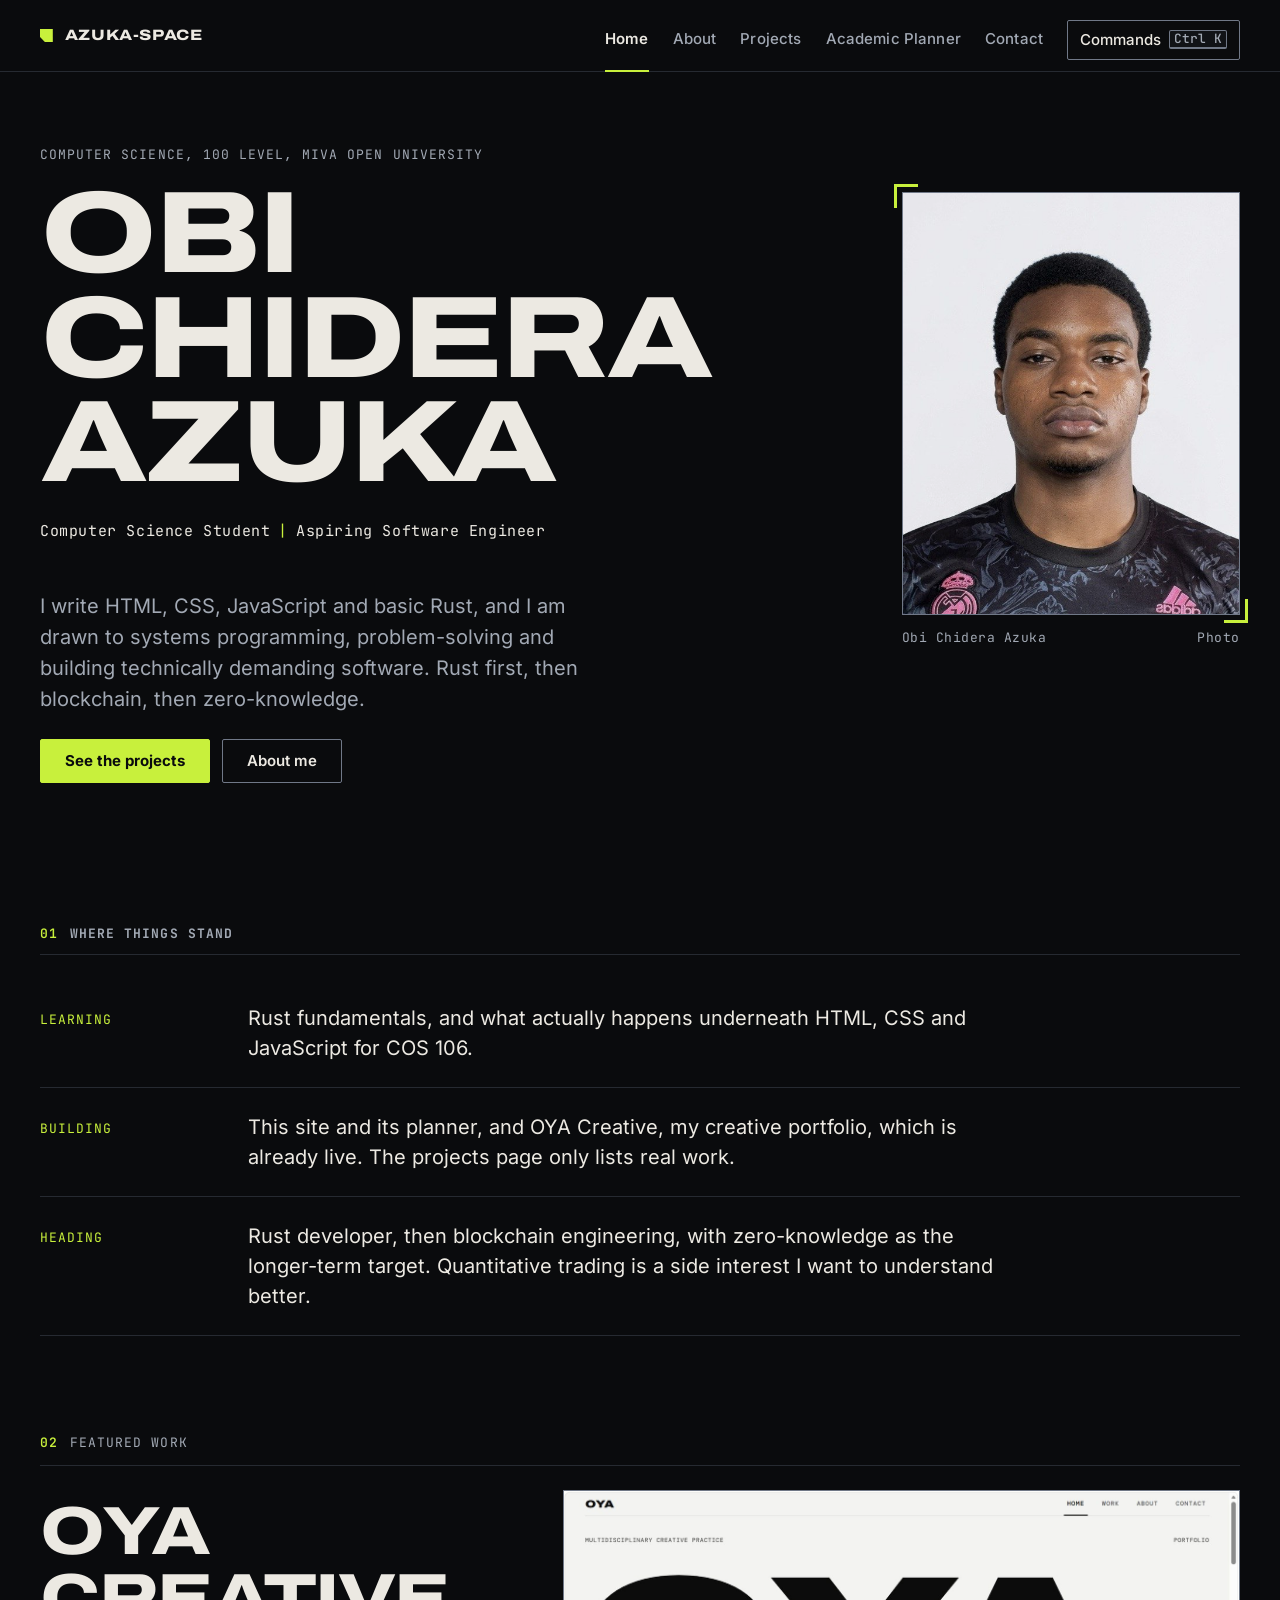
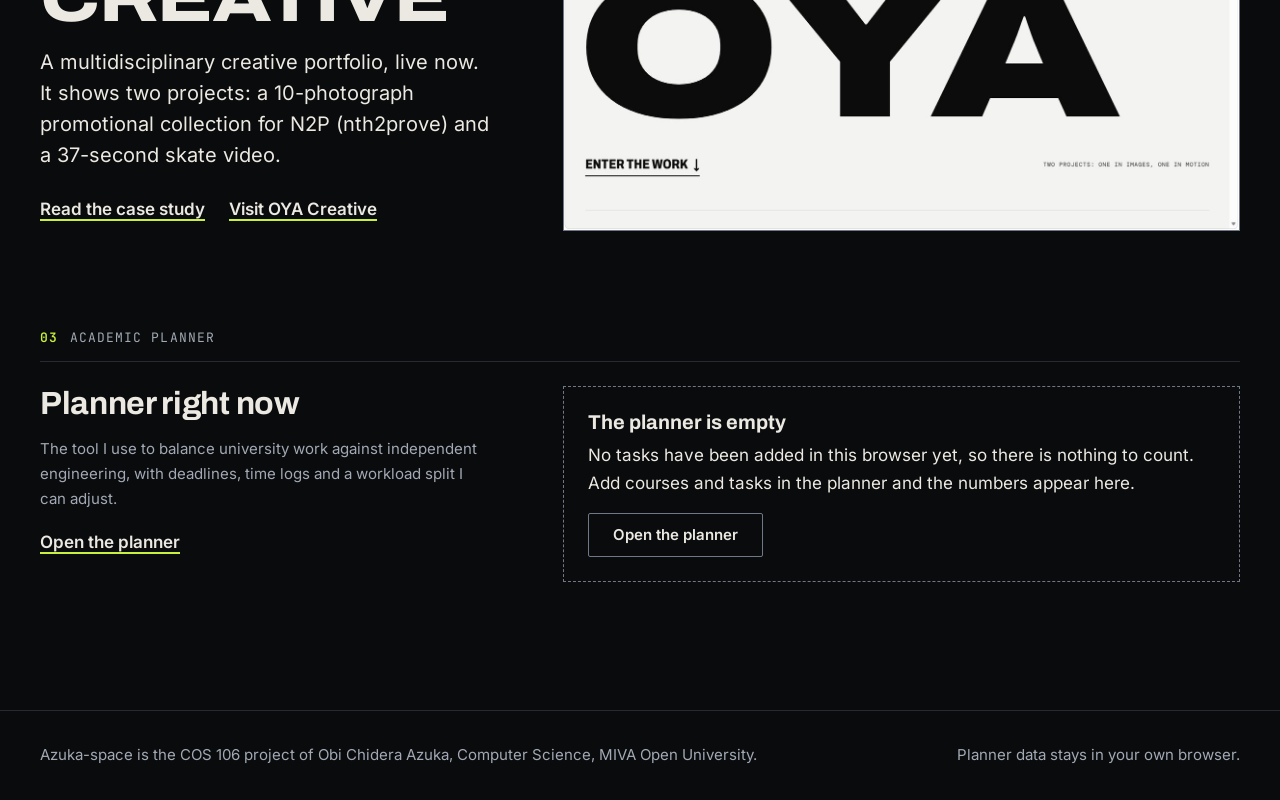
<file: index.html>
<!doctype html>
<html lang="en">
<head>
<meta charset="utf-8">
<meta name="viewport" content="width=device-width, initial-scale=1">
<title>Azuka-space | Obi Chidera Azuka</title>
<meta name="description" content="Portfolio and academic planner of Obi Chidera Azuka, a Computer Science student at MIVA Open University working towards Rust and blockchain engineering.">
<meta name="theme-color" content="#0a0b0d">
<link rel="icon" href="assets/icons/favicon.svg" type="image/svg+xml">
<link rel="preload" href="assets/fonts/archivo-latin-wdth.woff2" as="font" type="font/woff2" crossorigin>
<link rel="stylesheet" href="css/style.css">
<script>document.documentElement.classList.add('js');</script>
</head>
<body data-page="home">
<a class="skip-link" href="#main">Skip to content</a>
<header class="site-header">
  <div class="container header-inner">
    <a class="wordmark" href="index.html" aria-label="Azuka-space, home"><span class="wordmark-mark" aria-hidden="true"></span>Azuka-space</a>
    <button type="button" class="menu-toggle" id="menu-toggle" aria-expanded="false" aria-controls="header-menu">Menu</button>
    <div class="header-menu" id="header-menu">
      <nav class="site-nav" aria-label="Main">
        <ul class="nav-list"><li><a href="index.html" aria-current="page">Home</a></li><li><a href="about.html">About</a></li><li><a href="projects.html">Projects</a></li><li><a href="planner.html">Academic Planner</a></li><li><a href="contact.html">Contact</a></li></ul>
      </nav>
      <button type="button" class="btn btn-small cmd-button" data-open-palette aria-haspopup="dialog">Commands <kbd data-palette-key>Ctrl K</kbd></button>
    </div>
  </div>
</header>
<main id="main">
<div class="container">
  <section class="hero" aria-labelledby="home-title">
    <div class="hero-head">
      <p class="eyebrow">Computer Science, 100 Level, MIVA Open University</p>
      <h1 id="home-title" class="display">
        <span>Obi</span>
        <span>Chidera</span>
        <span>Azuka</span>
      </h1>
      <p class="role">Computer Science Student<span class="sep" aria-hidden="true">|</span>Aspiring Software Engineer</p>
    </div>
    <figure class="hero-photo">
      <div class="photo-corners">
        <div class="photo-frame" data-profile-photo data-src="assets/images/profile.jpg" data-alt="Portrait of Obi Chidera Azuka">
          <div class="photo-placeholder">
            <strong>Profile photo not added yet</strong>
            <span>Save it as assets/images/profile.jpg and it appears here.</span>
          </div>
        </div>
      </div>
      <figcaption><span>Obi Chidera Azuka</span><span data-photo-status>Placeholder</span></figcaption>
    </figure>
    <div class="hero-body">
      <p class="lead">I write HTML, CSS, JavaScript and basic Rust, and I am drawn to systems programming, problem-solving and building technically demanding software. Rust first, then blockchain, then zero-knowledge.</p>
      <div class="hero-actions">
        <a class="btn btn-primary" href="projects.html">See the projects</a>
        <a class="btn" href="about.html">About me</a>
      </div>
    </div>
  </section>

  <section class="section" aria-labelledby="now-title">
    <h2 id="now-title" class="section-label"><b>01</b> Where things stand</h2>
    <dl class="ledger">
      <div><dt>Learning</dt><dd>Rust fundamentals, and what actually happens underneath HTML, CSS and JavaScript for COS 106.</dd></div>
      <div><dt>Building</dt><dd>This site and its planner, and OYA Creative, my creative portfolio, which is already live. The projects page only lists real work.</dd></div>
      <div><dt>Heading</dt><dd>Rust developer, then blockchain engineering, with zero-knowledge as the longer-term target. Quantitative trading is a side interest I want to understand better.</dd></div>
    </dl>
  </section>

  <section class="section" aria-labelledby="feat-title">
    <p class="section-label"><b>02</b> Featured work</p>
    <div class="feature">
      <div>
        <h2 id="feat-title" class="feature-title">OYA Creative</h2>
        <p class="lead">A multidisciplinary creative portfolio, live now. It shows two projects: a 10-photograph promotional collection for N2P (nth2prove) and a 37-second skate video.</p>
        <div class="feature-links">
          <a class="arrow-link" href="projects.html">Read the case study</a>
          <a class="arrow-link" href="https://oyacreative.vercel.app/" target="_blank" rel="noopener noreferrer">Visit OYA Creative<span class="visually-hidden"> (opens in a new tab)</span></a>
        </div>
      </div>
      <figure class="feature-media">
        <img src="assets/images/oya-home.jpg" width="1400" height="703" alt="The OYA Creative homepage: the word OYA in very large black letters on a light background, with the navigation Home, Work, About and Contact above it." loading="lazy">
      </figure>
    </div>
  </section>

  <section class="section" aria-labelledby="snap-title">
    <p class="section-label"><b>03</b> Academic Planner</p>
    <div class="planner-row">
      <div>
        <h2 id="snap-title">Planner right now</h2>
        <p class="note">The tool I use to balance university work against independent engineering, with deadlines, time logs and a workload split I can adjust.</p>
        <a class="arrow-link" href="planner.html">Open the planner</a>
      </div>
      <div id="home-snapshot"><p class="note">Loading the planner snapshot needs JavaScript.</p></div>
    </div>
  </section>
</div>
</main>
<footer class="site-footer">
  <div class="container footer-inner">
    <p>Azuka-space is the COS 106 project of Obi Chidera Azuka, Computer Science, MIVA Open University.</p>
    <p>Planner data stays in your own browser.</p>
  </div>
</footer>
<script src="js/store.js" defer></script>
<script src="js/config.js" defer></script>
<script src="js/main.js" defer></script>
<script src="js/home.js" defer></script>
</body>
</html>
</file>
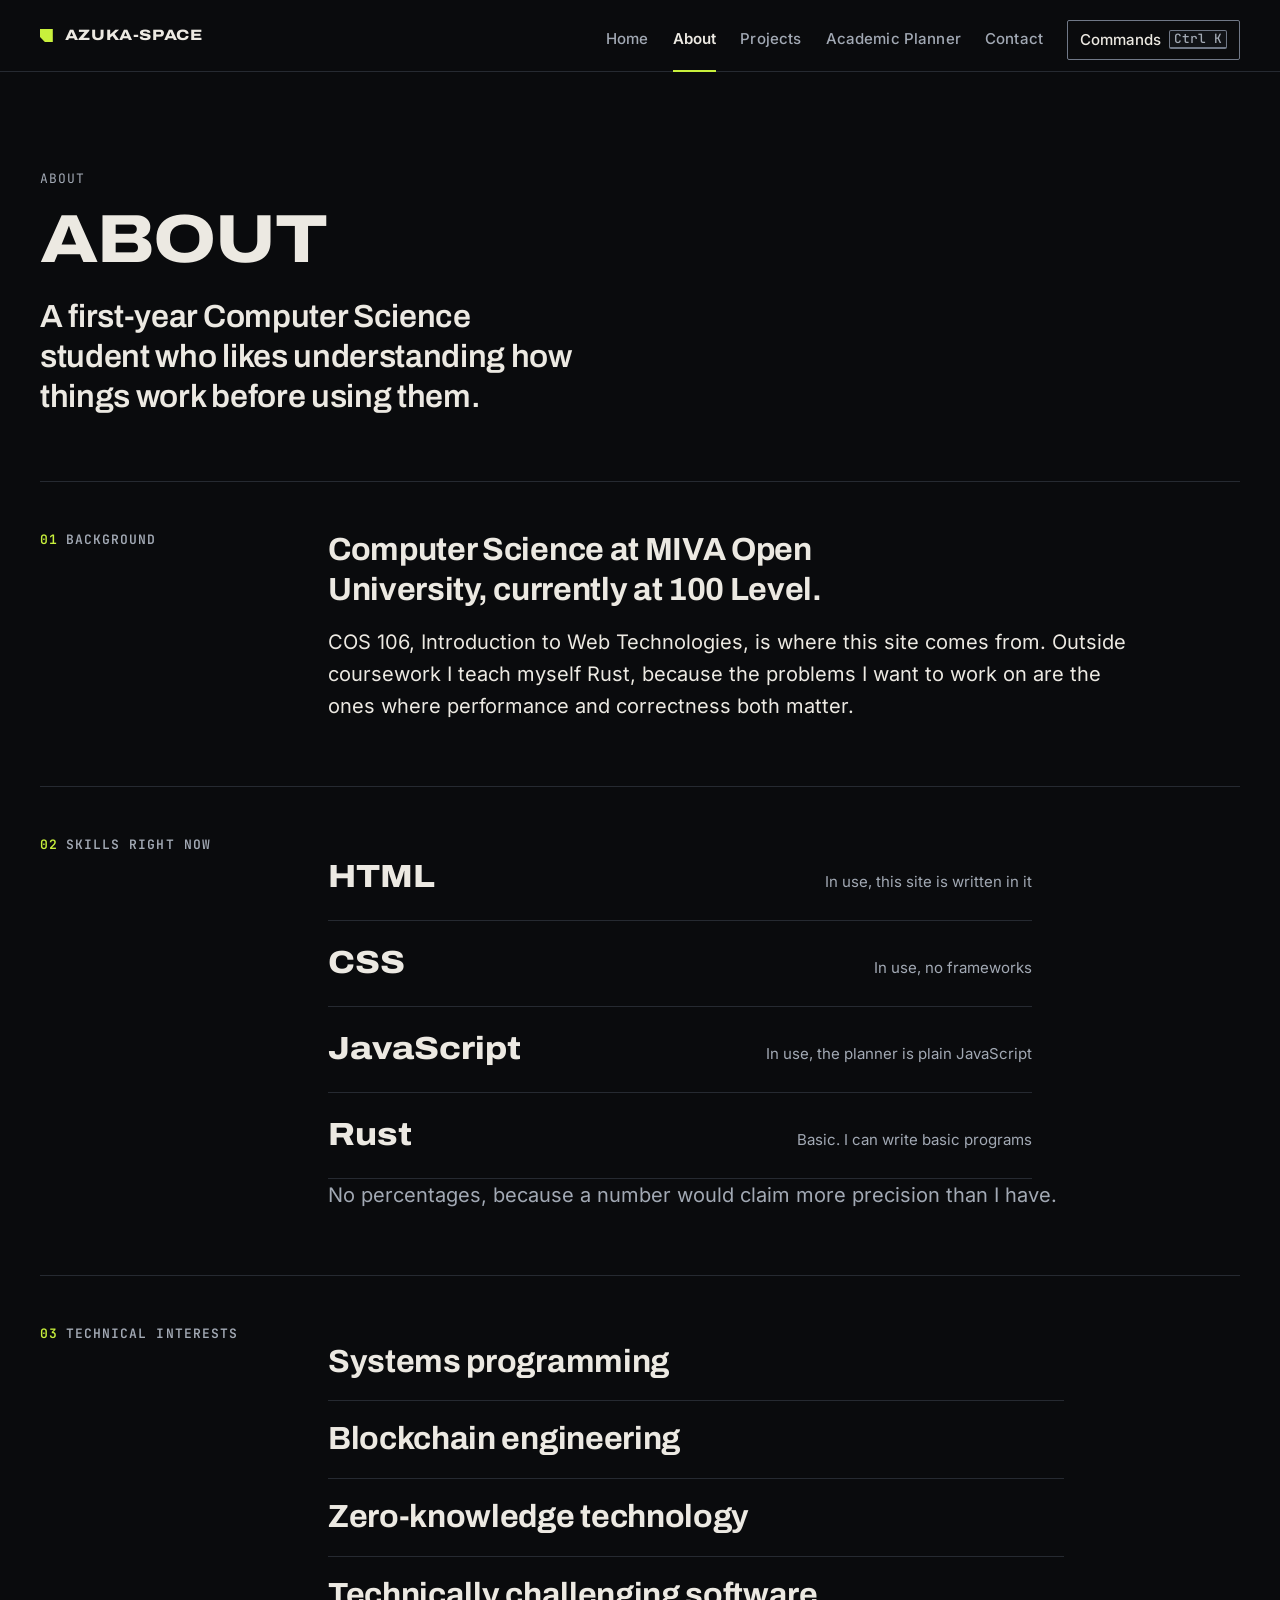
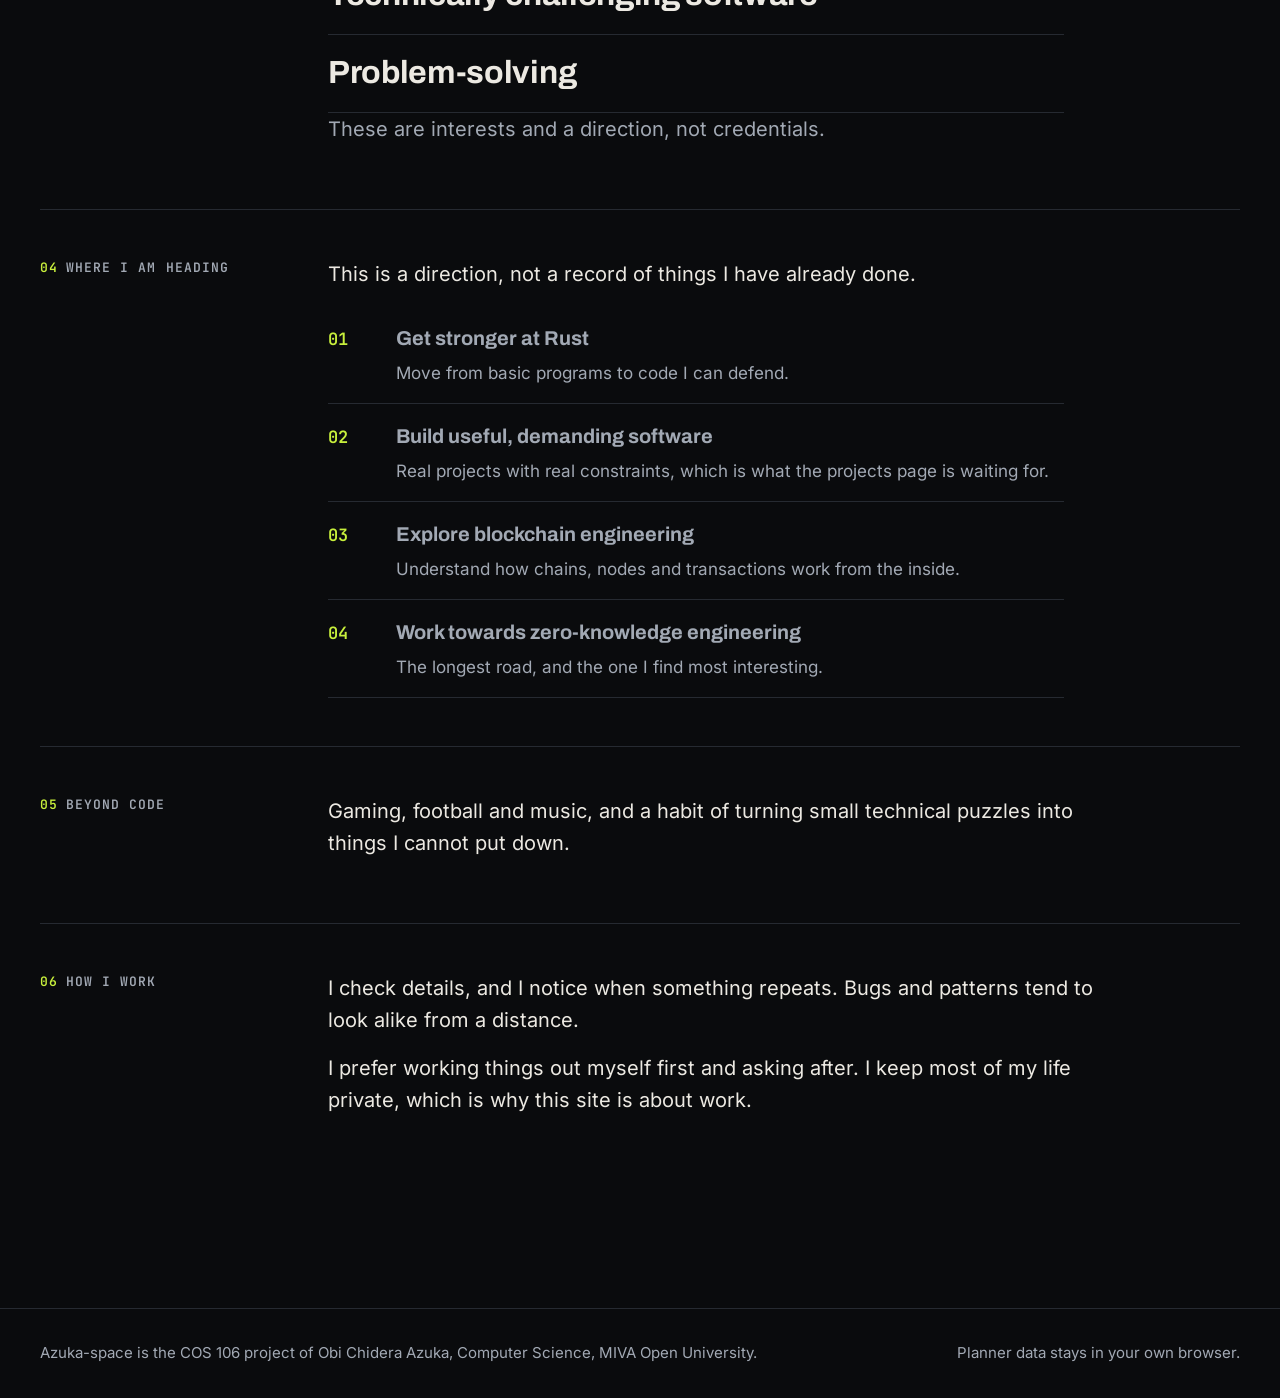
<file: about.html>
<!doctype html>
<html lang="en">
<head>
<meta charset="utf-8">
<meta name="viewport" content="width=device-width, initial-scale=1">
<title>About | Azuka-space</title>
<meta name="description" content="Background, current skills and technical direction of Obi Chidera Azuka, Computer Science student at MIVA Open University.">
<meta name="theme-color" content="#0a0b0d">
<link rel="icon" href="assets/icons/favicon.svg" type="image/svg+xml">
<link rel="preload" href="assets/fonts/archivo-latin-wdth.woff2" as="font" type="font/woff2" crossorigin>
<link rel="stylesheet" href="css/style.css">
<script>document.documentElement.classList.add('js');</script>
</head>
<body data-page="about">
<a class="skip-link" href="#main">Skip to content</a>
<header class="site-header">
  <div class="container header-inner">
    <a class="wordmark" href="index.html" aria-label="Azuka-space, home"><span class="wordmark-mark" aria-hidden="true"></span>Azuka-space</a>
    <button type="button" class="menu-toggle" id="menu-toggle" aria-expanded="false" aria-controls="header-menu">Menu</button>
    <div class="header-menu" id="header-menu">
      <nav class="site-nav" aria-label="Main">
        <ul class="nav-list"><li><a href="index.html">Home</a></li><li><a href="about.html" aria-current="page">About</a></li><li><a href="projects.html">Projects</a></li><li><a href="planner.html">Academic Planner</a></li><li><a href="contact.html">Contact</a></li></ul>
      </nav>
      <button type="button" class="btn btn-small cmd-button" data-open-palette aria-haspopup="dialog">Commands <kbd data-palette-key>Ctrl K</kbd></button>
    </div>
  </div>
</header>
<main id="main">
<div class="container">
  <header class="page-head">
    <p class="eyebrow">About</p>
    <h1>About</h1>
    <p class="lead">A first-year Computer Science student who likes understanding how things work before using them.</p>
  </header>

  <div class="about-grid">
    <section class="about-row" aria-labelledby="a-bg">
      <h2 id="a-bg"><b>01</b>Background</h2>
      <div class="about-body">
        <p class="big">Computer Science at MIVA Open University, currently at 100 Level.</p>
        <p>COS 106, Introduction to Web Technologies, is where this site comes from. Outside coursework I teach myself Rust, because the problems I want to work on are the ones where performance and correctness both matter.</p>
      </div>
    </section>

    <section class="about-row" aria-labelledby="a-skills">
      <h2 id="a-skills"><b>02</b>Skills right now</h2>
      <div class="about-body">
        <ul class="skill-list">
          <li><span class="skill-name">HTML</span><span class="skill-level">In use, this site is written in it</span></li>
          <li><span class="skill-name">CSS</span><span class="skill-level">In use, no frameworks</span></li>
          <li><span class="skill-name">JavaScript</span><span class="skill-level">In use, the planner is plain JavaScript</span></li>
          <li><span class="skill-name">Rust</span><span class="skill-level">Basic. I can write basic programs</span></li>
        </ul>
        <p class="note">No percentages, because a number would claim more precision than I have.</p>
      </div>
    </section>

    <section class="about-row" aria-labelledby="a-tech">
      <h2 id="a-tech"><b>03</b>Technical interests</h2>
      <div class="about-body">
        <ul class="interest-list">
          <li>Systems programming</li>
          <li>Blockchain engineering</li>
          <li>Zero-knowledge technology</li>
          <li>Technically challenging software</li>
          <li>Problem-solving</li>
        </ul>
        <p class="note">These are interests and a direction, not credentials.</p>
      </div>
    </section>

    <section class="about-row" aria-labelledby="a-dir">
      <h2 id="a-dir"><b>04</b>Where I am heading</h2>
      <div class="about-body">
        <p>This is a direction, not a record of things I have already done.</p>
        <ol class="steps">
          <li><div><strong>Get stronger at Rust</strong>Move from basic programs to code I can defend.</div></li>
          <li><div><strong>Build useful, demanding software</strong>Real projects with real constraints, which is what the projects page is waiting for.</div></li>
          <li><div><strong>Explore blockchain engineering</strong>Understand how chains, nodes and transactions work from the inside.</div></li>
          <li><div><strong>Work towards zero-knowledge engineering</strong>The longest road, and the one I find most interesting.</div></li>
        </ol>
      </div>
    </section>

    <section class="about-row" aria-labelledby="a-int">
      <h2 id="a-int"><b>05</b>Beyond code</h2>
      <div class="about-body">
        <p>Gaming, football and music, and a habit of turning small technical puzzles into things I cannot put down.</p>
      </div>
    </section>

    <section class="about-row" aria-labelledby="a-style">
      <h2 id="a-style"><b>06</b>How I work</h2>
      <div class="about-body">
        <p>I check details, and I notice when something repeats. Bugs and patterns tend to look alike from a distance.</p>
        <p>I prefer working things out myself first and asking after. I keep most of my life private, which is why this site is about work.</p>
      </div>
    </section>
  </div>
</div>
</main>
<footer class="site-footer">
  <div class="container footer-inner">
    <p>Azuka-space is the COS 106 project of Obi Chidera Azuka, Computer Science, MIVA Open University.</p>
    <p>Planner data stays in your own browser.</p>
  </div>
</footer>
<script src="js/store.js" defer></script>
<script src="js/config.js" defer></script>
<script src="js/main.js" defer></script>
</body>
</html>
</file>
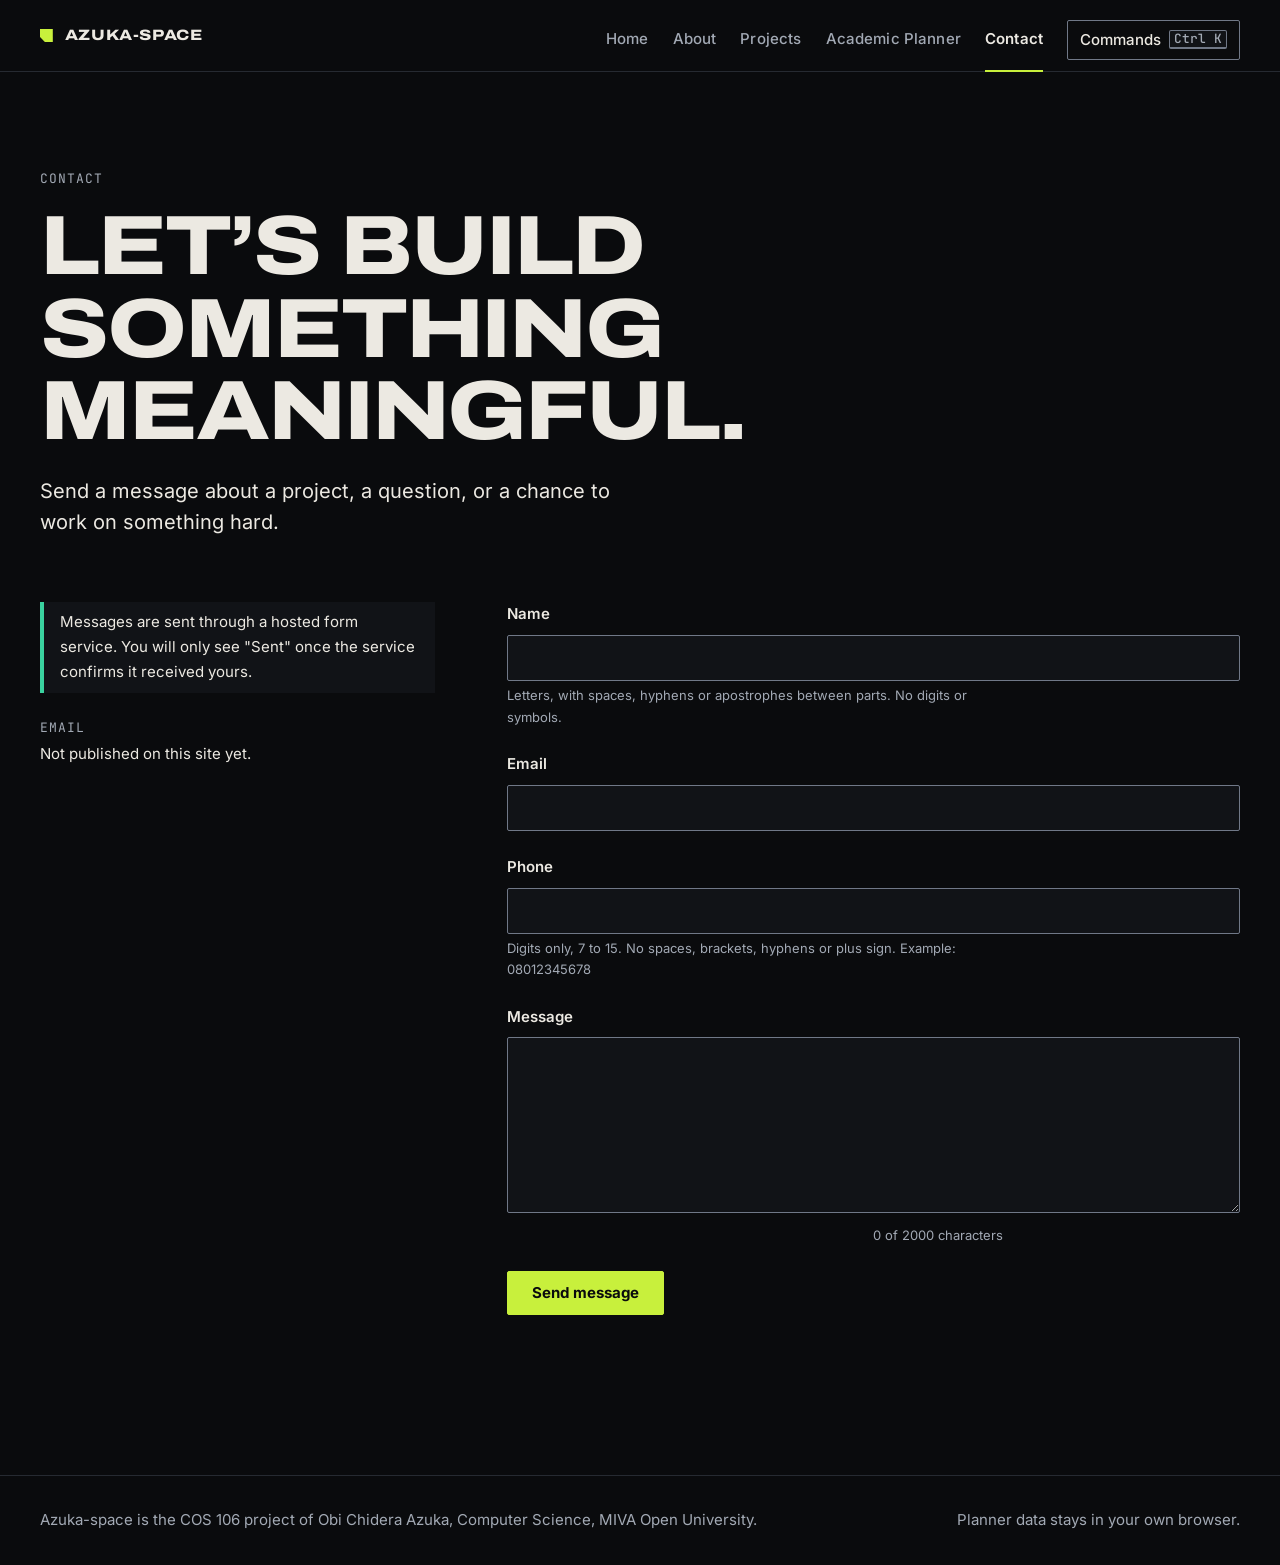
<file: contact.html>
<!doctype html>
<html lang="en">
<head>
<meta charset="utf-8">
<meta name="viewport" content="width=device-width, initial-scale=1">
<title>Contact | Azuka-space</title>
<meta name="description" content="Contact form with validation. Message delivery status is shown honestly.">
<meta name="theme-color" content="#0a0b0d">
<link rel="icon" href="assets/icons/favicon.svg" type="image/svg+xml">
<link rel="preload" href="assets/fonts/archivo-latin-wdth.woff2" as="font" type="font/woff2" crossorigin>
<link rel="stylesheet" href="css/style.css">
<script>document.documentElement.classList.add('js');</script>
</head>
<body data-page="contact">
<a class="skip-link" href="#main">Skip to content</a>
<header class="site-header">
  <div class="container header-inner">
    <a class="wordmark" href="index.html" aria-label="Azuka-space, home"><span class="wordmark-mark" aria-hidden="true"></span>Azuka-space</a>
    <button type="button" class="menu-toggle" id="menu-toggle" aria-expanded="false" aria-controls="header-menu">Menu</button>
    <div class="header-menu" id="header-menu">
      <nav class="site-nav" aria-label="Main">
        <ul class="nav-list"><li><a href="index.html">Home</a></li><li><a href="about.html">About</a></li><li><a href="projects.html">Projects</a></li><li><a href="planner.html">Academic Planner</a></li><li><a href="contact.html" aria-current="page">Contact</a></li></ul>
      </nav>
      <button type="button" class="btn btn-small cmd-button" data-open-palette aria-haspopup="dialog">Commands <kbd data-palette-key>Ctrl K</kbd></button>
    </div>
  </div>
</header>
<main id="main">
<div class="container">
  <header class="contact-head">
    <p class="eyebrow">Contact</p>
    <h1><span>Let&rsquo;s build</span><span>something</span><span>meaningful.</span></h1>
    <p class="lead">Send a message about a project, a question, or a chance to work on something hard.</p>
  </header>
  <div class="contact-layout">
    <div class="contact-side">
      <p class="delivery-state" id="delivery-state">Message delivery status loads with JavaScript.</p>
      <dl class="contact-details">
        <dt>Email</dt>
        <dd id="email-slot">Not published on this site yet.</dd>
      </dl>
    </div>

    <form id="contact-form" novalidate aria-label="Contact form">
      <div class="field">
        <label for="c-name">Name</label>
        <input id="c-name" name="name" type="text" required minlength="2" autocomplete="name" aria-describedby="c-name-hint c-name-error">
        <p class="hint" id="c-name-hint">Letters, with spaces, hyphens or apostrophes between parts. No digits or symbols.</p>
        <p class="field-error" id="c-name-error"></p>
      </div>
      <div class="field">
        <label for="c-email">Email</label>
        <input id="c-email" name="email" type="email" required autocomplete="email" aria-describedby="c-email-error">
        <p class="field-error" id="c-email-error"></p>
      </div>
      <div class="field">
        <label for="c-phone">Phone</label>
        <input id="c-phone" name="phone" type="tel" required inputmode="numeric" pattern="[0-9]{7,15}" autocomplete="tel" aria-describedby="c-phone-hint c-phone-error">
        <p class="hint" id="c-phone-hint">Digits only, 7 to 15. No spaces, brackets, hyphens or plus sign. Example: 08012345678</p>
        <p class="field-error" id="c-phone-error"></p>
      </div>
      <div class="field">
        <label for="c-message">Message</label>
        <textarea id="c-message" name="message" required minlength="10" rows="6" aria-describedby="c-message-count c-message-error"></textarea>
        <p class="hint char-count" id="c-message-count">0 of 2000 characters</p>
        <p class="field-error" id="c-message-error"></p>
      </div>
      <div class="hero-actions">
        <button type="submit" class="btn btn-primary" id="send-btn">Send message</button>
        <button type="button" class="btn" id="mailto-btn" hidden>Open in my email app instead</button>
      </div>
      <p class="form-status" id="form-status" role="status" aria-live="polite"></p>
    </form>
  </div>
</div>
</main>
<footer class="site-footer">
  <div class="container footer-inner">
    <p>Azuka-space is the COS 106 project of Obi Chidera Azuka, Computer Science, MIVA Open University.</p>
    <p>Planner data stays in your own browser.</p>
  </div>
</footer>
<script src="js/store.js" defer></script>
<script src="js/config.js" defer></script>
<script src="js/main.js" defer></script>
<script src="js/validators.js" defer></script>
<script src="js/contact.js" defer></script>
</body>
</html>
</file>
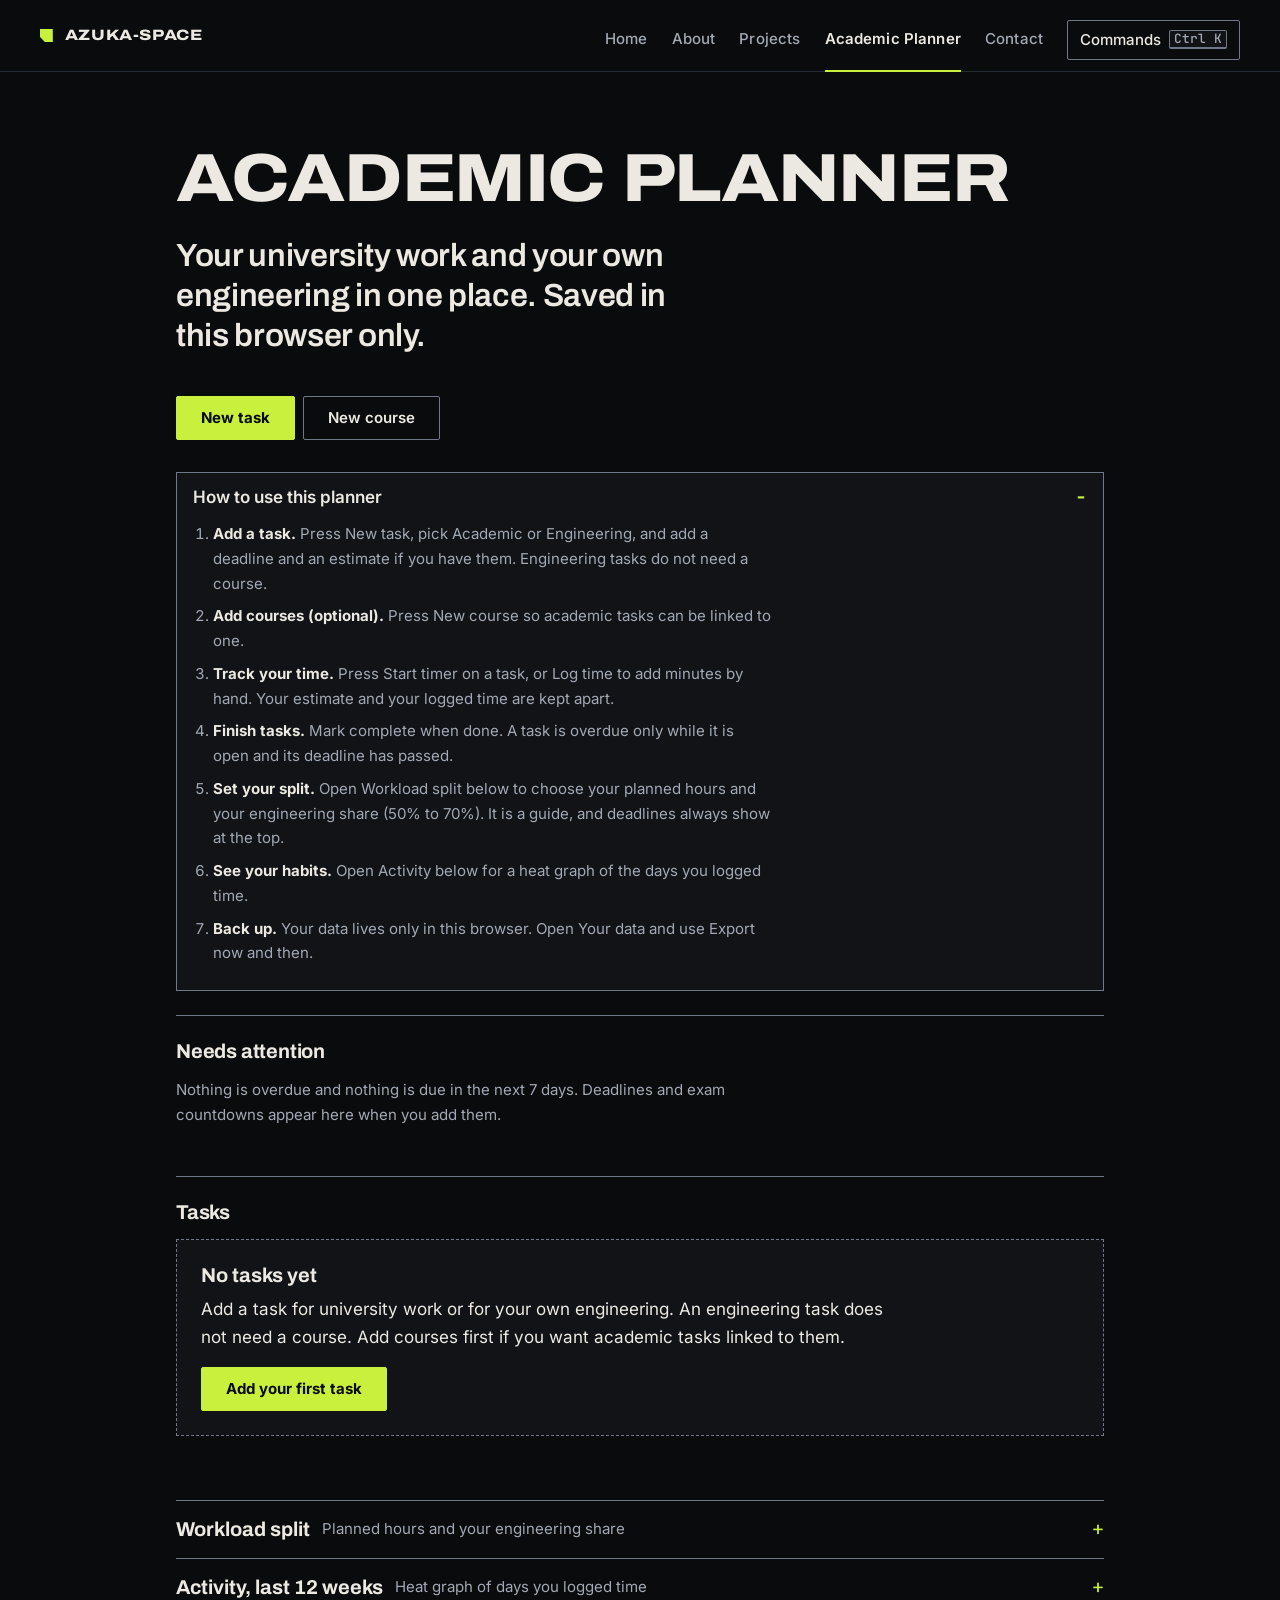
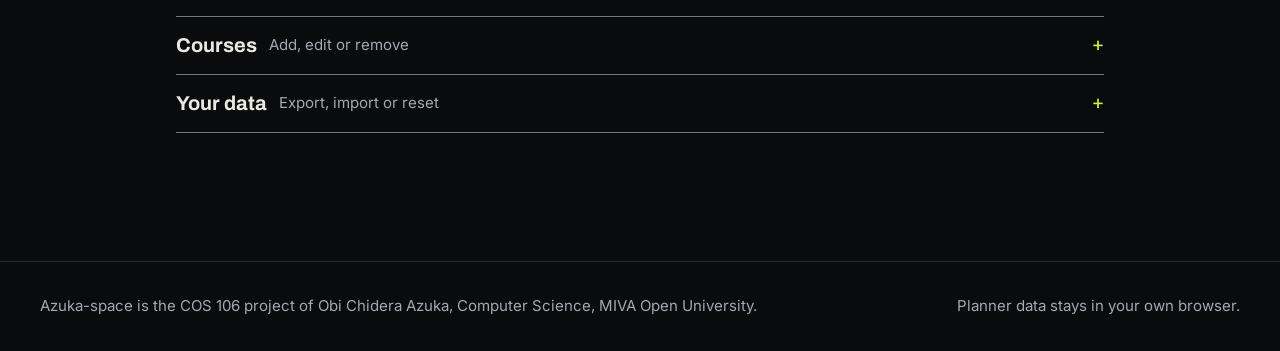
<file: planner.html>
<!doctype html>
<html lang="en">
<head>
<meta charset="utf-8">
<meta name="viewport" content="width=device-width, initial-scale=1">
<title>Academic Planner | Azuka-space</title>
<meta name="description" content="Academic Planner: courses, tasks, deadlines, exam countdowns and time tracking for university work and independent engineering. Saved in your browser only.">
<meta name="theme-color" content="#0a0b0d">
<link rel="icon" href="assets/icons/favicon.svg" type="image/svg+xml">
<link rel="preload" href="assets/fonts/archivo-latin-wdth.woff2" as="font" type="font/woff2" crossorigin>
<link rel="stylesheet" href="css/style.css">
<script>document.documentElement.classList.add('js');</script>
</head>
<body data-page="planner">
<a class="skip-link" href="#main">Skip to content</a>
<header class="site-header">
  <div class="container header-inner">
    <a class="wordmark" href="index.html" aria-label="Azuka-space, home"><span class="wordmark-mark" aria-hidden="true"></span>Azuka-space</a>
    <button type="button" class="menu-toggle" id="menu-toggle" aria-expanded="false" aria-controls="header-menu">Menu</button>
    <div class="header-menu" id="header-menu">
      <nav class="site-nav" aria-label="Main">
        <ul class="nav-list"><li><a href="index.html">Home</a></li><li><a href="about.html">About</a></li><li><a href="projects.html">Projects</a></li><li><a href="planner.html" aria-current="page">Academic Planner</a></li><li><a href="contact.html">Contact</a></li></ul>
      </nav>
      <button type="button" class="btn btn-small cmd-button" data-open-palette aria-haspopup="dialog">Commands <kbd data-palette-key>Ctrl K</kbd></button>
    </div>
  </div>
</header>
<main id="main">
<div class="container planner-page">
  <header class="page-head planner-head">
    <div>
      <h1>Academic Planner</h1>
      <p class="lead">Your university work and your own engineering in one place. Saved in this browser only.</p>
    </div>
    <div class="head-actions">
      <button type="button" class="btn btn-primary" id="new-task-btn">New task</button>
      <button type="button" class="btn" id="new-course-btn">New course</button>
    </div>
  </header>

  <details class="howto" id="howto">
    <summary>How to use this planner</summary>
    <ol>
      <li><strong>Add a task.</strong> Press New task, pick Academic or Engineering, and add a deadline and an estimate if you have them. Engineering tasks do not need a course.</li>
      <li><strong>Add courses (optional).</strong> Press New course so academic tasks can be linked to one.</li>
      <li><strong>Track your time.</strong> Press Start timer on a task, or Log time to add minutes by hand. Your estimate and your logged time are kept apart.</li>
      <li><strong>Finish tasks.</strong> Mark complete when done. A task is overdue only while it is open and its deadline has passed.</li>
      <li><strong>Set your split.</strong> Open Workload split below to choose your planned hours and your engineering share (50% to 70%). It is a guide, and deadlines always show at the top.</li>
      <li><strong>See your habits.</strong> Open Activity below for a heat graph of the days you logged time.</li>
      <li><strong>Back up.</strong> Your data lives only in this browser. Open Your data and use Export now and then.</li>
    </ol>
  </details>

  <div id="notices" class="notices" role="status" aria-live="polite"></div>

  <div class="timer-banner" id="timer-banner" hidden>
    <p>Timing <strong id="timer-task"></strong>: <span class="elapsed" id="timer-elapsed">0:00:00</span></p>
    <button type="button" class="btn btn-small btn-primary" id="timer-stop">Stop and log</button>
    <button type="button" class="btn btn-small" id="timer-discard">Discard</button>
  </div>

  <section class="panel attention" aria-labelledby="attention-h">
    <h2 id="attention-h">Needs attention <span id="overdue-count"></span></h2>
    <p class="note" id="attention-clear">Nothing is overdue and nothing is due in the next 7 days. Deadlines and exam countdowns appear here when you add them.</p>
    <div id="grp-overdue" hidden>
      <h3 class="sub-h">Overdue</h3>
      <ul class="deadline-list" id="list-overdue"></ul>
    </div>
    <div id="grp-soon" hidden>
      <h3 class="sub-h">Due in the next 7 days</h3>
      <ul class="deadline-list" id="list-soon"></ul>
    </div>
    <div id="grp-exams" hidden>
      <h3 class="sub-h">Exam countdown</h3>
      <ul class="deadline-list" id="list-exams"></ul>
    </div>
  </section>

  <section class="panel" aria-labelledby="tasks-h">
    <h2 id="tasks-h">Tasks <span class="results-count" id="results-count"></span></h2>

    <div class="progress-line" id="progress-line" hidden>
      <p id="progress-text"></p>
      <progress id="progress-bar" max="1" value="0" aria-label="Share of tasks completed"></progress>
    </div>

    <details class="filters-fold" id="filters-fold" hidden>
      <summary>Search, filter and sort</summary>
        <form class="filters" id="filters" role="search" aria-label="Filter tasks">
          <div class="filter-search"><label for="f-search">Search tasks</label><input id="f-search" type="search" placeholder="Title, notes, course, category"></div>
          <div><label for="f-domain">Domain</label><select id="f-domain"><option value="all">All domains</option><option value="academic">Academic</option><option value="engineering">Engineering</option></select></div>
          <div><label for="f-course">Course</label><select id="f-course"></select></div>
          <div><label for="f-status">Status</label><select id="f-status"><option value="all">All statuses</option><option value="todo">Not started</option><option value="doing">In progress</option><option value="done">Completed</option><option value="overdue">Overdue</option></select></div>
          <div><label for="f-priority">Priority</label><select id="f-priority"><option value="all">All priorities</option><option value="high">High</option><option value="medium">Medium</option><option value="low">Low</option></select></div>
          <div><label for="f-category">Category</label><select id="f-category"></select></div>
          <div><label for="f-sort">Sort by</label><select id="f-sort"><option value="deadline">Deadline, soonest first</option><option value="priority">Priority, high first</option><option value="status">Status</option><option value="newest">Newest first</option></select></div>
          <div><button type="button" class="btn btn-small" id="clear-filters">Clear filters</button></div>
        </form>

    </details>

        <ul class="task-list" id="task-list"></ul>

        <div class="empty" id="tasks-empty">
          <h3>No tasks yet</h3>
          <p>Add a task for university work or for your own engineering. An engineering task does not need a course. Add courses first if you want academic tasks linked to them.</p>
          <p><button type="button" class="btn btn-primary" id="empty-new-task">Add your first task</button></p>
        </div>
        <div class="empty" id="tasks-filtered-empty" hidden>
          <h3>No tasks match these filters</h3>
          <p id="hidden-count"></p>
          <p><button type="button" class="btn" id="clear-filters-2">Clear filters</button></p>
        </div>
  </section>

  <section class="folds" aria-label="Planning, progress and settings">
    <details class="fold" id="fold-workload">
      <summary><span>Workload split</span><span class="fold-hint">Planned hours and your engineering share</span></summary>
      <div class="fold-body">
        <p class="help">A target for how to spend planned hours. It measures time only, not productivity or results.</p>
        <div class="field">
          <label for="alloc-period">Planning period</label>
          <select id="alloc-period"><option value="day">Day</option><option value="week">Week</option><option value="month">Month</option></select>
          <p class="hint" id="alloc-range"></p>
        </div>
        <div class="field">
          <label for="alloc-hours">Planned work hours in this period</label>
          <input id="alloc-hours" type="number" min="1" max="500" step="0.25" inputmode="decimal" aria-describedby="alloc-hours-error">
          <p class="field-error" id="alloc-hours-error"></p>
        </div>
        <div class="field">
          <label for="alloc-slider">Engineering share (50% to 70%)</label>
          <input id="alloc-slider" type="range" min="50" max="70" step="1" aria-describedby="alloc-out">
          <p class="alloc-out" id="alloc-out"><span id="alloc-eng-pct"></span><span id="alloc-acad-pct"></span></p>
        </div>
        <div id="meters"></div>
        <dl class="facts" id="alloc-facts"></dl>
        <p class="hint">Logged time is counted from time entries dated inside this period. Estimates due are the estimates of tasks whose deadline falls inside it.</p>
        <h3 class="sub-h">Tasks by status</h3>
        <dl class="facts" id="counts"></dl>
      </div>
    </details>

    <details class="fold" id="fold-activity">
      <summary><span>Activity, last 12 weeks</span><span class="fold-hint">Heat graph of days you logged time</span></summary>
      <div class="fold-body">
        <p class="hint">One square per day, darker for more time logged. It counts time entries only, so an empty square means nothing was logged, not that nothing was done.</p>
        <div class="field">
          <label for="heat-domain">Show</label>
          <select id="heat-domain">
            <option value="all">All logged time</option>
            <option value="engineering">Independent engineering only</option>
            <option value="academic">Academic only</option>
          </select>
        </div>
        <div id="heat-chart"></div>
      </div>
    </details>

    <details class="fold" id="fold-courses">
      <summary><span>Courses <span id="courses-count"></span></span><span class="fold-hint">Add, edit or remove</span></summary>
      <div class="fold-body">
        <ul class="course-list" id="course-list"></ul>
        <div class="empty" id="courses-empty">
          <h3>No courses yet</h3>
          <p>Add each course you take. Your real course list is not preloaded.</p>
          <p><button type="button" class="btn" id="empty-new-course">Add a course</button></p>
        </div>
      </div>
    </details>

    <details class="fold" id="fold-data">
      <summary><span>Your data</span><span class="fold-hint">Export, import or reset</span></summary>
      <div class="fold-body">
        <p class="help">Saved in this browser, on this device, for this site address. It does not sync to other devices and clearing site data erases it. Dates use this device's local time, and a task with no time is due at the end of its day.</p>
        <div class="task-actions">
          <button type="button" class="btn btn-small" id="export-btn">Export JSON</button>
          <button type="button" class="btn btn-small" id="import-btn">Import JSON</button>
          <button type="button" class="btn btn-small btn-danger" id="reset-btn">Delete all data</button>
        </div>
        <input type="file" id="import-file" accept="application/json,.json" hidden>
        <div id="backup-row" hidden>
          <p class="help">A copy of unreadable data from an earlier visit is kept in this browser.</p>
          <div class="task-actions">
            <button type="button" class="btn btn-small" id="backup-download">Download that copy</button>
            <button type="button" class="btn btn-small" id="backup-discard">Discard it</button>
          </div>
        </div>
      </div>
    </details>
  </section>
</div>

<dialog id="task-dialog" aria-labelledby="task-dialog-title">
  <form id="task-form" class="dialog-body" novalidate>
    <h2 id="task-dialog-title">New task</h2>
    <input type="hidden" id="t-id">
    <fieldset class="field">
      <legend>Domain</legend>
      <div class="choice-row">
        <label><input type="radio" name="domain" value="engineering" checked> Independent engineering</label>
        <label><input type="radio" name="domain" value="academic"> Academic</label>
      </div>
    </fieldset>
    <div class="field">
      <label for="t-title">Title</label>
      <input id="t-title" type="text" required autocomplete="off" aria-describedby="t-title-error">
      <p class="field-error" id="t-title-error"></p>
    </div>
    <div class="field" id="course-field" hidden>
      <label for="t-course">Course (optional)</label>
      <select id="t-course"></select>
    </div>
    <div class="field-row">
      <div class="field">
        <label for="t-type">Type</label>
        <input id="t-type" type="text" list="type-options" autocomplete="off" aria-describedby="t-type-error">
        <datalist id="type-options"></datalist>
        <p class="field-error" id="t-type-error"></p>
      </div>
      <div class="field">
        <label for="t-category">Category or technology</label>
        <input id="t-category" type="text" list="category-options" autocomplete="off" aria-describedby="t-category-hint t-category-error">
        <datalist id="category-options"></datalist>
        <p class="hint" id="t-category-hint"></p>
        <p class="field-error" id="t-category-error"></p>
      </div>
    </div>
    <div class="field-row">
      <div class="field">
        <label for="t-date">Due date (optional)</label>
        <input id="t-date" type="date" aria-describedby="t-date-error">
        <p class="field-error" id="t-date-error"></p>
      </div>
      <div class="field">
        <label for="t-time">Due time (optional)</label>
        <input id="t-time" type="time" aria-describedby="t-time-error">
        <p class="field-error" id="t-time-error"></p>
      </div>
    </div>
    <div class="field-row">
      <div class="field">
        <label for="t-priority">Priority</label>
        <select id="t-priority"><option value="low">Low</option><option value="medium">Medium</option><option value="high">High</option></select>
      </div>
      <div class="field">
        <label for="t-status">Status</label>
        <select id="t-status"><option value="todo">Not started</option><option value="doing">In progress</option><option value="done">Completed</option></select>
      </div>
    </div>
    <div class="field">
      <label for="t-est">Estimated effort (optional)</label>
      <div class="field-inline">
        <input id="t-est" type="number" min="0" step="any" inputmode="decimal" aria-describedby="t-est-hint t-est-error">
        <select id="t-est-unit" aria-label="Estimate unit"><option value="hours">hours</option><option value="minutes">minutes</option></select>
      </div>
      <p class="hint" id="t-est-hint">Time actually spent is recorded separately with Log time or the timer.</p>
      <p class="field-error" id="t-est-error"></p>
    </div>
    <div class="field">
      <label for="t-notes">Notes (optional)</label>
      <textarea id="t-notes" rows="3" aria-describedby="t-notes-error"></textarea>
      <p class="field-error" id="t-notes-error"></p>
    </div>
    <div class="dialog-actions">
      <button type="button" class="btn" id="task-cancel">Cancel</button>
      <button type="submit" class="btn btn-primary">Save task</button>
    </div>
  </form>
</dialog>

<dialog id="course-dialog" aria-labelledby="course-dialog-title">
  <form id="course-form" class="dialog-body" novalidate>
    <h2 id="course-dialog-title">New course</h2>
    <input type="hidden" id="c-id">
    <div class="field-row">
      <div class="field">
        <label for="c-code">Course code</label>
        <input id="c-code" type="text" required autocomplete="off" aria-describedby="c-code-error">
        <p class="field-error" id="c-code-error"></p>
      </div>
      <div class="field">
        <label for="c-term">Semester or term (optional)</label>
        <input id="c-term" type="text" autocomplete="off" aria-describedby="c-term-error">
        <p class="field-error" id="c-term-error"></p>
      </div>
    </div>
    <div class="field">
      <label for="c-title">Course title</label>
      <input id="c-title" type="text" required autocomplete="off" aria-describedby="c-title-error">
      <p class="field-error" id="c-title-error"></p>
    </div>
    <div class="field">
      <label for="c-notes">Notes (optional)</label>
      <textarea id="c-notes" rows="3" aria-describedby="c-notes-error"></textarea>
      <p class="field-error" id="c-notes-error"></p>
    </div>
    <div class="dialog-actions">
      <button type="button" class="btn" id="course-cancel">Cancel</button>
      <button type="submit" class="btn btn-primary">Save course</button>
    </div>
  </form>
</dialog>

<dialog id="log-dialog" aria-labelledby="log-dialog-title">
  <form id="log-form" class="dialog-body" novalidate>
    <h2 id="log-dialog-title">Log time</h2>
    <p>On: <strong id="log-task-name"></strong></p>
    <input type="hidden" id="l-task">
    <div class="field-row">
      <div class="field">
        <label for="l-minutes">Minutes spent</label>
        <input id="l-minutes" type="number" min="1" max="1440" step="1" inputmode="numeric" aria-describedby="l-minutes-error">
        <p class="field-error" id="l-minutes-error"></p>
      </div>
      <div class="field">
        <label for="l-date">Date you did the work</label>
        <input id="l-date" type="date" aria-describedby="l-date-error">
        <p class="field-error" id="l-date-error"></p>
      </div>
    </div>
    <div class="dialog-actions">
      <button type="button" class="btn" id="log-cancel">Cancel</button>
      <button type="submit" class="btn btn-primary">Add time entry</button>
    </div>
  </form>
</dialog>

<dialog id="confirm-dialog" aria-labelledby="confirm-title">
  <form method="dialog" class="dialog-body">
    <h2 id="confirm-title"></h2>
    <p id="confirm-text"></p>
    <div class="dialog-actions">
      <button type="submit" class="btn" value="cancel" autofocus>Cancel</button>
      <button type="submit" class="btn btn-danger" value="ok" id="confirm-ok">Confirm</button>
    </div>
  </form>
</dialog>
</main>
<footer class="site-footer">
  <div class="container footer-inner">
    <p>Azuka-space is the COS 106 project of Obi Chidera Azuka, Computer Science, MIVA Open University.</p>
    <p>Planner data stays in your own browser.</p>
  </div>
</footer>
<script src="js/store.js" defer></script>
<script src="js/config.js" defer></script>
<script src="js/main.js" defer></script>
<script src="js/planner.js" defer></script>
</body>
</html>
</file>
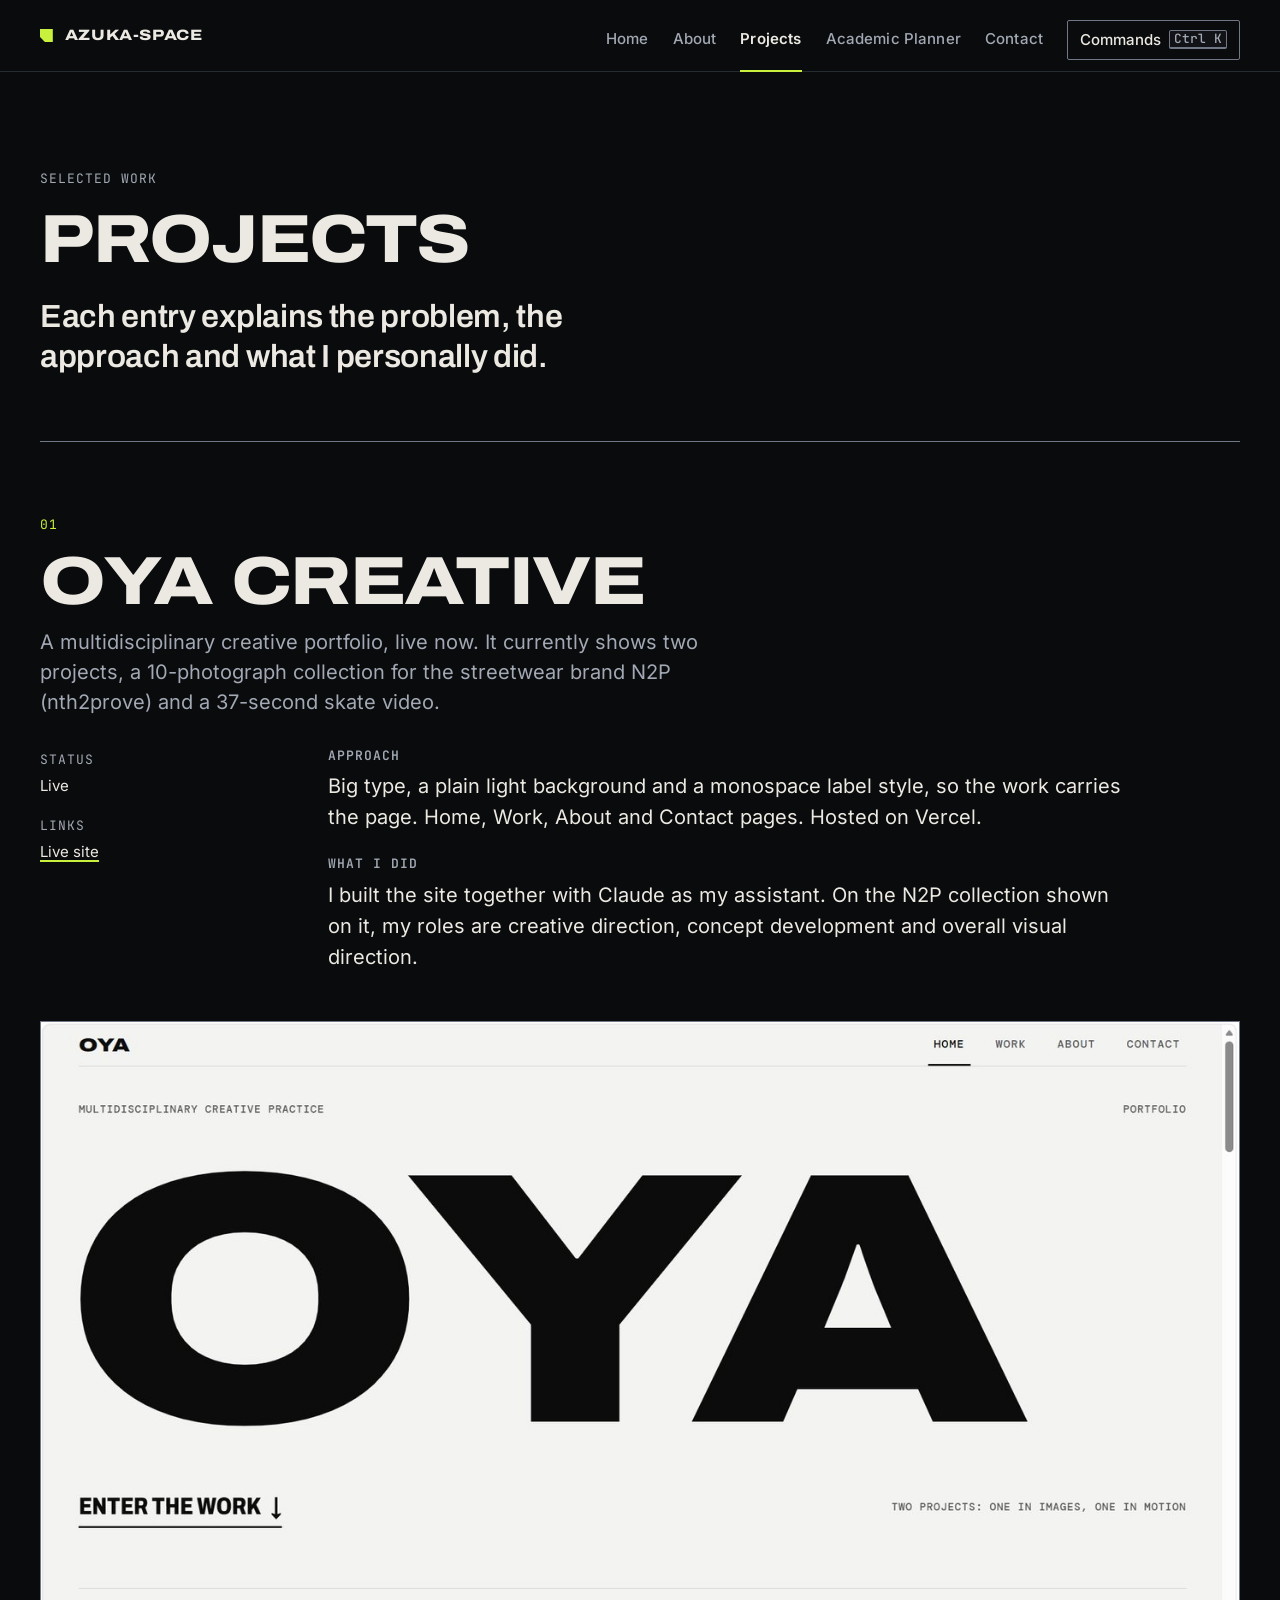
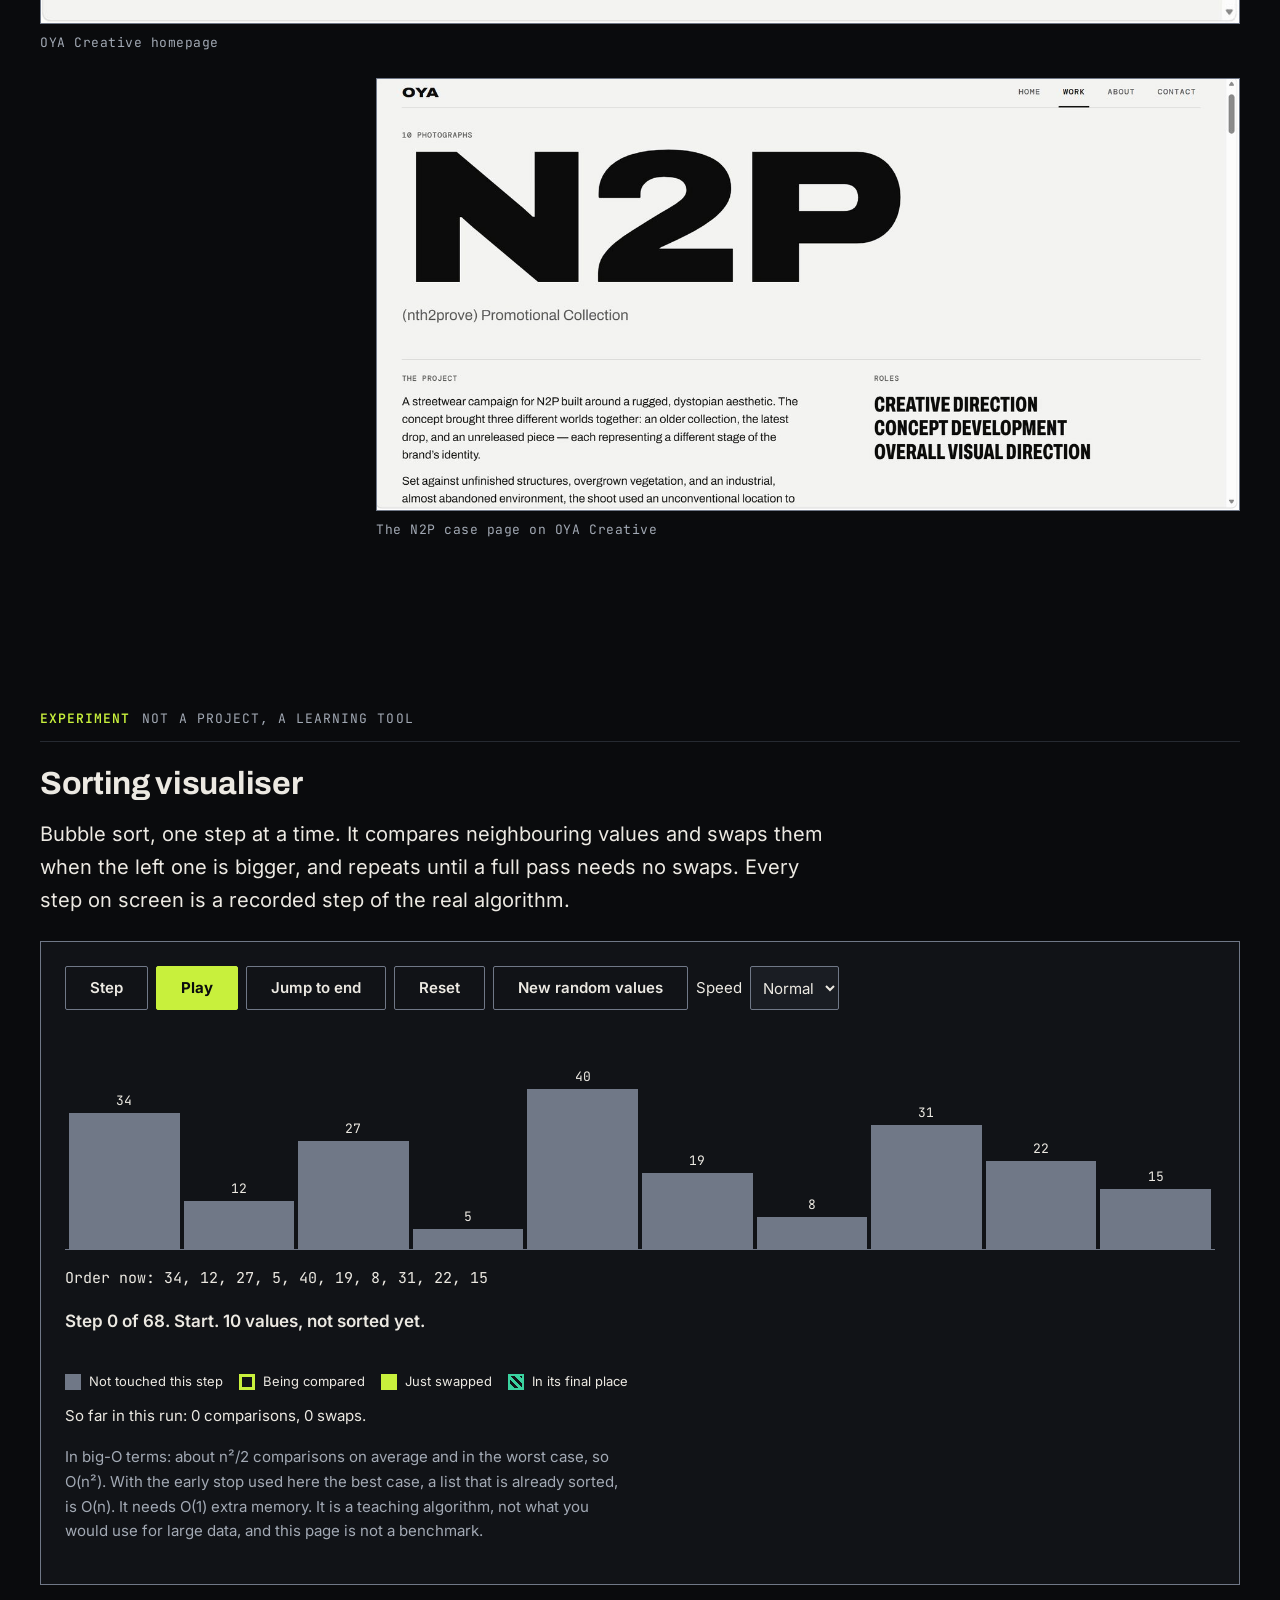
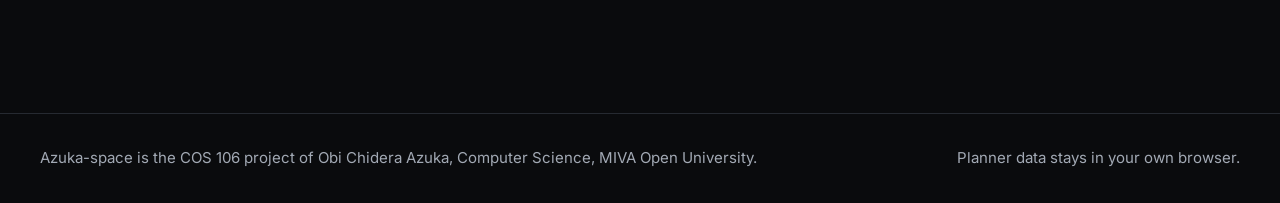
<file: projects.html>
<!doctype html>
<html lang="en">
<head>
<meta charset="utf-8">
<meta name="viewport" content="width=device-width, initial-scale=1">
<title>Projects | Azuka-space</title>
<meta name="description" content="Project case studies, led by OYA Creative, and an interactive bubble sort visualiser.">
<meta name="theme-color" content="#0a0b0d">
<link rel="icon" href="assets/icons/favicon.svg" type="image/svg+xml">
<link rel="preload" href="assets/fonts/archivo-latin-wdth.woff2" as="font" type="font/woff2" crossorigin>
<link rel="stylesheet" href="css/style.css">
<script>document.documentElement.classList.add('js');</script>
</head>
<body data-page="projects">
<a class="skip-link" href="#main">Skip to content</a>
<header class="site-header">
  <div class="container header-inner">
    <a class="wordmark" href="index.html" aria-label="Azuka-space, home"><span class="wordmark-mark" aria-hidden="true"></span>Azuka-space</a>
    <button type="button" class="menu-toggle" id="menu-toggle" aria-expanded="false" aria-controls="header-menu">Menu</button>
    <div class="header-menu" id="header-menu">
      <nav class="site-nav" aria-label="Main">
        <ul class="nav-list"><li><a href="index.html">Home</a></li><li><a href="about.html">About</a></li><li><a href="projects.html" aria-current="page">Projects</a></li><li><a href="planner.html">Academic Planner</a></li><li><a href="contact.html">Contact</a></li></ul>
      </nav>
      <button type="button" class="btn btn-small cmd-button" data-open-palette aria-haspopup="dialog">Commands <kbd data-palette-key>Ctrl K</kbd></button>
    </div>
  </div>
</header>
<main id="main">
<div class="container">
  <header class="page-head">
    <p class="eyebrow">Selected work</p>
    <h1>Projects</h1>
    <p class="lead">Each entry explains the problem, the approach and what I personally did.</p>
  </header>

  <div id="projects-root">
    <div class="empty" id="projects-empty">
      <h2>No projects published yet</h2>
      <p>This page shows real work only, and there is none to show yet. Entries are added in <code>js/projects-data.js</code>; the file explains each field, and the README has the steps.</p>
      <button type="button" class="btn" id="example-toggle" aria-expanded="false">Preview the layout with an example</button>
    </div>
  </div>

  <section class="section" aria-labelledby="lab-h">
    <p class="section-label"><b>Experiment</b> Not a project, a learning tool</p>
    <h2 id="lab-h" class="section-title">Sorting visualiser</h2>
    <p class="lab-intro">Bubble sort, one step at a time. It compares neighbouring values and swaps them when the left one is bigger, and repeats until a full pass needs no swaps. Every step on screen is a recorded step of the real algorithm.</p>
    <div class="viz" id="viz">
      <div class="viz-controls">
        <button type="button" class="btn" id="viz-step">Step</button>
        <button type="button" class="btn btn-primary" id="viz-play" aria-pressed="false">Play</button>
        <button type="button" class="btn" id="viz-end">Jump to end</button>
        <button type="button" class="btn" id="viz-reset">Reset</button>
        <button type="button" class="btn" id="viz-new">New random values</button>
        <label class="speed">Speed
          <select id="viz-speed">
            <option value="1000">Slow</option>
            <option value="500" selected>Normal</option>
            <option value="200">Fast</option>
          </select>
        </label>
      </div>
      <p class="hint" id="viz-motion-note" hidden>Autoplay is off because your device asks for reduced motion. Use Step or Jump to end.</p>
      <div class="viz-bars" id="viz-bars" role="img" aria-label="Bar chart"></div>
      <p class="viz-array" id="viz-array"></p>
      <p class="viz-status" id="viz-status" role="status" aria-live="polite"></p>
      <ul class="viz-legend">
        <li><span class="swatch" data-state="default"></span>Not touched this step</li>
        <li><span class="swatch" data-state="compare"></span>Being compared</li>
        <li><span class="swatch" data-state="swap"></span>Just swapped</li>
        <li><span class="swatch" data-state="sorted"></span>In its final place</li>
      </ul>
      <p class="viz-facts" id="viz-counts"></p>
      <p class="viz-facts note">In big-O terms: about n&sup2;/2 comparisons on average and in the worst case, so O(n&sup2;). With the early stop used here the best case, a list that is already sorted, is O(n). It needs O(1) extra memory. It is a teaching algorithm, not what you would use for large data, and this page is not a benchmark.</p>
    </div>
  </section>
</div>
</main>
<footer class="site-footer">
  <div class="container footer-inner">
    <p>Azuka-space is the COS 106 project of Obi Chidera Azuka, Computer Science, MIVA Open University.</p>
    <p>Planner data stays in your own browser.</p>
  </div>
</footer>
<script src="js/store.js" defer></script>
<script src="js/config.js" defer></script>
<script src="js/main.js" defer></script>
<script src="js/projects-data.js" defer></script>
<script src="js/projects.js" defer></script>
<script src="js/visualiser.js" defer></script>
</body>
</html>
</file>
<file: css/style.css>
/* ==========================================================================
   Azuka-space — style.css
   1. Tokens  2. Fonts + base  3. Shell (header, footer)  4. Shared components
   5. Home  6. About  7. Projects + visualiser  8. Academic Planner  9. Contact
   10. Command palette  11. Motion
   ========================================================================== */

/* ---------- 1. TOKENS ----------
   Direction: experimental engineering. A near-black workspace, warm-white type, one accent.
   Every colour has one job:
   - background / surface / surface-raised: three depths of the same charcoal
   - text / text-muted: warm white and a cool grey
   - border: decorative dividers only. border-strong: control outlines, kept >= 3:1
   - accent (volt lime): the primary action, the current page, focus and small marks. Nothing else.
   - success / warning / error: status only, and always paired with a text label
   Contrast is measured by tests/contrast.test.js against these exact values. */
:root {
  color-scheme: dark;

  --color-background: #0a0b0d;
  --color-surface: #111317;
  --color-surface-raised: #1a1d23;
  --color-text: #ece9e2;
  --color-text-muted: #a2a9b4;
  --color-border: #262a31;
  --color-border-strong: #707887;
  --color-accent: #c8f03c;
  --color-on-accent: #0a0b0d;
  --color-link: #ece9e2;
  --color-success: #3ad29f;
  --color-warning: #f5b544;
  --color-error: #ff7878;
  --color-focus: #c8f03c;
  --color-disabled-bg: #1a1d23;
  --color-disabled-text: #7b828d;

  --font-display: "Archivo", "Arial Black", "Helvetica Neue", Arial, sans-serif;
  --font-sans: "Inter", system-ui, -apple-system, "Segoe UI", Roboto, "Helvetica Neue", Arial, sans-serif;
  --font-mono: "JetBrains Mono", ui-monospace, SFMono-Regular, Menlo, Consolas, "Liberation Mono", monospace;

  --space-1: 0.25rem; --space-2: 0.5rem; --space-3: 0.75rem; --space-4: 1rem;
  --space-5: 1.5rem; --space-6: 2rem; --space-7: 3rem; --space-8: 4.5rem; --space-9: 6rem; --space-10: 8rem;

  --text-xs: 0.8125rem; --text-sm: 0.9375rem; --text-base: 1.0625rem;
  --text-lg: 1.25rem; --text-xl: clamp(1.5rem, 1.2rem + 1.2vw, 2rem);
  --text-2xl: clamp(2.25rem, 1rem + 4.2vw, 4.25rem);
  --text-display: clamp(2.9rem, 0.9rem + 9.4vw, 7.25rem);

  --gutter: clamp(1rem, 4vw, 2.5rem);
  --measure: 62ch;
  --radius: 2px;
  --target: 2.75rem;
  --header-h: 4rem;
}

/* ---------- 2. FONTS + BASE ----------
   Self-hosted variable fonts (SIL Open Font License, see assets/fonts/LICENSES.txt).
   Nothing is requested from a third-party font service. */
@font-face { font-family: "Archivo"; font-style: normal; font-weight: 100 900; font-stretch: 62% 125%; font-display: swap;
  src: url("../assets/fonts/archivo-latin-wdth.woff2") format("woff2-variations"), url("../assets/fonts/archivo-latin-wdth.woff2") format("woff2"); }
@font-face { font-family: "Inter"; font-style: normal; font-weight: 100 900; font-display: swap;
  src: url("../assets/fonts/inter-latin-wght.woff2") format("woff2-variations"), url("../assets/fonts/inter-latin-wght.woff2") format("woff2"); }
@font-face { font-family: "JetBrains Mono"; font-style: normal; font-weight: 100 800; font-display: swap;
  src: url("../assets/fonts/jetbrains-mono-latin-wght.woff2") format("woff2-variations"), url("../assets/fonts/jetbrains-mono-latin-wght.woff2") format("woff2"); }

*, *::before, *::after { box-sizing: border-box; }
html { -webkit-text-size-adjust: 100%; scroll-padding-top: 6rem; background: var(--color-background); }
body {
  margin: 0; background: var(--color-background); color: var(--color-text);
  font-family: var(--font-sans); font-size: var(--text-base); line-height: 1.65;
  min-height: 100vh; display: flex; flex-direction: column;
  -webkit-font-smoothing: antialiased;
}
main { flex: 1; }
img, svg { max-width: 100%; display: block; }
h1, h2, h3 { font-family: var(--font-display); font-weight: 700; line-height: 1.12; margin: 0 0 var(--space-4); overflow-wrap: anywhere; }
h2 { font-size: var(--text-xl); letter-spacing: -0.01em; }
h3 { font-size: var(--text-lg); }
p { margin: 0 0 var(--space-4); max-width: var(--measure); overflow-wrap: anywhere; }
ul, ol { margin: 0; padding: 0; }
a { color: var(--color-link); text-decoration-line: underline; text-decoration-color: var(--color-accent); text-decoration-thickness: 2px; text-underline-offset: 0.22em; }
a:hover { color: var(--color-accent); }
code, kbd, .mono { font-family: var(--font-mono); font-size: 0.9em; }
:focus-visible { outline: 3px solid var(--color-focus); outline-offset: 3px; }
::selection { background: var(--color-accent); color: var(--color-on-accent); }
[hidden] { display: none !important; }

.visually-hidden {
  position: absolute !important; width: 1px; height: 1px; margin: -1px; padding: 0;
  overflow: hidden; clip: rect(0 0 0 0); white-space: nowrap; border: 0;
}
.skip-link {
  position: absolute; left: var(--space-3); top: -5rem; z-index: 200; background: var(--color-accent);
  color: var(--color-on-accent); padding: var(--space-3) var(--space-4); text-decoration: none; font-weight: 700;
}
.skip-link:focus { top: var(--space-3); }

/* ---------- 3. SHELL ---------- */
.container { width: min(100% - 2 * var(--gutter), 78rem); margin-inline: auto; }

.site-header { position: sticky; top: 0; z-index: 50; background: var(--color-background); border-bottom: 1px solid var(--color-border); }
.header-inner { display: flex; flex-wrap: wrap; align-items: center; justify-content: space-between; gap: 0 var(--space-5); min-height: var(--header-h); }
.wordmark {
  display: inline-flex; align-items: center; gap: var(--space-3); min-height: var(--target);
  font-family: var(--font-display); font-weight: 800; font-stretch: 118%; letter-spacing: 0.04em; text-transform: uppercase;
  font-size: var(--text-sm); color: var(--color-text); text-decoration: none;
}
.wordmark:hover { color: var(--color-text); }
.wordmark-mark { width: 0.8rem; height: 0.8rem; background: var(--color-accent); display: inline-block; clip-path: polygon(0 0, 100% 0, 100% 100%, 38% 100%, 0 62%); }

.menu-toggle {
  display: none; min-height: var(--target); padding: var(--space-1) var(--space-4); font: inherit; font-size: var(--text-sm); font-weight: 600;
  color: var(--color-text); background: transparent; border: 1px solid var(--color-border-strong); border-radius: var(--radius); cursor: pointer;
}
.menu-toggle:hover { border-color: var(--color-text); }
.js .menu-toggle { display: inline-flex; align-items: center; gap: var(--space-2); }
.menu-toggle::after { content: "+"; font-family: var(--font-mono); }
.site-header.is-open .menu-toggle::after { content: "\2212"; }

.header-menu { display: flex; flex-basis: 100%; flex-direction: column; align-items: stretch; padding-bottom: var(--space-3); margin-top: var(--space-2); }
.js .header-menu { display: none; }
.js .site-header.is-open .header-menu { display: flex; }
.nav-list { list-style: none; display: flex; flex-direction: column; }
.nav-list a {
  display: flex; align-items: center; min-height: 3.25rem; padding-inline: 0; border-bottom: 1px solid var(--color-border);
  font-family: var(--font-display); font-weight: 700; font-size: 1.35rem; text-decoration: none; color: var(--color-text-muted);
}
.nav-list a:hover { color: var(--color-text); }
.nav-list a[aria-current="page"] { color: var(--color-text); }
.nav-list a[aria-current="page"]::before { content: ""; width: 0.6rem; height: 0.6rem; background: var(--color-accent); margin-right: var(--space-3); }
.cmd-button { margin-top: var(--space-4); align-self: flex-start; }

@media (min-width: 52rem) {
  .header-inner { flex-wrap: nowrap; }
  .menu-toggle, .js .menu-toggle { display: none; }
  .header-menu, .js .header-menu { display: flex; flex-basis: auto; flex-direction: row; align-items: center; gap: var(--space-5); padding-bottom: 0; }
  .nav-list { flex-direction: row; gap: var(--space-5); }
  .nav-list a {
    min-height: var(--header-h); font-family: var(--font-sans); font-weight: 500; font-size: var(--text-sm); letter-spacing: 0.01em;
    border-bottom: 2px solid transparent; margin-bottom: -1px; position: relative;
  }
  .nav-list a:hover { border-bottom-color: var(--color-border-strong); }
  .nav-list a[aria-current="page"] { border-bottom-color: var(--color-accent); font-weight: 600; }
  .nav-list a[aria-current="page"]::before { display: none; }
  .cmd-button { margin-top: 0; align-self: center; }
}

.site-footer { border-top: 1px solid var(--color-border); margin-top: var(--space-10); padding-block: var(--space-6); font-size: var(--text-sm); color: var(--color-text-muted); }
.footer-inner { display: flex; flex-wrap: wrap; gap: var(--space-2) var(--space-6); justify-content: space-between; }
.site-footer p { margin: 0; max-width: none; }

/* ---------- 4. SHARED COMPONENTS ---------- */
.eyebrow { font-family: var(--font-mono); font-size: var(--text-xs); letter-spacing: 0.08em; text-transform: uppercase; color: var(--color-text-muted); margin: 0 0 var(--space-4); }
.lead { font-size: var(--text-lg); line-height: 1.55; max-width: 44ch; color: var(--color-text); }
.note { color: var(--color-text-muted); font-size: var(--text-sm); }
.page-head { padding-top: var(--space-9); padding-bottom: var(--space-7); }
.page-head h1 { font-size: var(--text-2xl); font-weight: 800; font-stretch: 115%; letter-spacing: -0.02em; line-height: 1; margin-bottom: var(--space-5); text-transform: uppercase; }

.btn {
  display: inline-flex; align-items: center; justify-content: center; gap: var(--space-2);
  min-height: var(--target); padding: var(--space-2) var(--space-5); font: inherit; font-size: var(--text-sm); font-weight: 600;
  border: 1px solid var(--color-border-strong); border-radius: var(--radius); background: transparent; color: var(--color-text);
  text-decoration: none; cursor: pointer; line-height: 1.2;
}
.btn:hover { background: var(--color-surface-raised); border-color: var(--color-text); color: var(--color-text); }
.btn-primary { background: var(--color-accent); border-color: var(--color-accent); color: var(--color-on-accent); font-weight: 700; }
.btn-primary:hover { background: var(--color-text); border-color: var(--color-text); color: var(--color-background); }
.btn-danger { border-color: var(--color-error); color: var(--color-error); }
.btn-danger:hover { background: var(--color-error); border-color: var(--color-error); color: var(--color-background); }
.btn-quiet { border-color: transparent; background: transparent; text-decoration: underline; text-decoration-color: var(--color-border-strong); text-underline-offset: 3px; padding-inline: var(--space-2); }
.btn-quiet:hover { background: var(--color-surface-raised); border-color: transparent; }
.btn-quiet-danger { color: var(--color-error); }
.btn-quiet-danger:hover { background: var(--color-surface-raised); color: var(--color-error); border-color: transparent; }
.btn-small { min-height: 2.5rem; padding: var(--space-1) var(--space-3); font-weight: 500; }
.btn[disabled], button[disabled] { background: var(--color-disabled-bg); border-color: var(--color-border); color: var(--color-disabled-text); cursor: not-allowed; }
.arrow-link { display: inline-flex; align-items: center; gap: var(--space-2); font-weight: 600; }
kbd { border: 1px solid var(--color-border-strong); border-bottom-width: 2px; border-radius: var(--radius); padding: 0 var(--space-1); background: var(--color-surface); font-size: 0.8rem; color: var(--color-text-muted); }

.field { margin-bottom: var(--space-5); }
.field label, .field .label, legend { display: block; font-weight: 600; font-size: var(--text-sm); margin-bottom: var(--space-2); }
.field input, .field select, .field textarea, .filters input, .filters select {
  width: 100%; min-height: var(--target); padding: var(--space-2) var(--space-3); font: inherit; color: var(--color-text);
  background: var(--color-surface); border: 1px solid var(--color-border-strong); border-radius: var(--radius);
}
.field input:hover, .field select:hover, .field textarea:hover { border-color: var(--color-text-muted); }
.field input:focus, .field select:focus, .field textarea:focus { border-color: var(--color-accent); }
.field textarea { min-height: 9rem; resize: vertical; line-height: 1.55; }
.field input[type="range"] { padding: 0; accent-color: var(--color-accent); min-height: var(--target); border: 0; background: transparent; }
.field input[aria-invalid="true"], .field select[aria-invalid="true"], .field textarea[aria-invalid="true"] { border-color: var(--color-error); border-style: dashed; border-width: 2px; }
.hint { font-size: var(--text-xs); color: var(--color-text-muted); margin: var(--space-1) 0 0; }
.field-error { font-size: var(--text-sm); color: var(--color-error); font-weight: 600; margin: var(--space-1) 0 0; }
.field-error:empty { display: none; }
.field-error::before { content: "Error: "; }
.field-row { display: grid; gap: 0 var(--space-4); grid-template-columns: repeat(auto-fit, minmax(11rem, 1fr)); }
fieldset { border: 0; padding: 0; margin: 0; min-width: 0; }

.empty { border: 1px dashed var(--color-border-strong); padding: var(--space-5); background: var(--color-surface); }
.empty h2, .empty h3 { font-size: var(--text-lg); margin-bottom: var(--space-2); }
.empty p:last-child { margin-bottom: 0; }

.tag {
  display: inline-block; font-family: var(--font-mono); font-size: var(--text-xs); padding: 0 var(--space-2);
  border: 1px solid var(--color-border-strong); border-radius: var(--radius); white-space: nowrap; color: var(--color-text);
}
.tag-strong { background: var(--color-text); color: var(--color-background); border-color: var(--color-text); }
.tag-error { border: 1px solid var(--color-error); color: var(--color-error); font-weight: 700; }
.tag-success { border: 1px solid var(--color-success); color: var(--color-success); font-weight: 700; }
.tag-warning { border: 1px solid var(--color-warning); color: var(--color-warning); font-weight: 700; }

dialog { border: 1px solid var(--color-border-strong); border-radius: var(--radius); padding: 0; background: var(--color-surface); color: var(--color-text); width: min(36rem, calc(100vw - 1.5rem)); max-height: calc(100dvh - 1.5rem); overflow: auto; }
dialog::backdrop { background: rgba(0, 0, 0, 0.7); }
.dialog-body { padding: var(--space-5); }
.dialog-actions { display: flex; flex-wrap: wrap; gap: var(--space-2); justify-content: flex-end; margin-top: var(--space-5); }
.dialog-body h2 { font-size: var(--text-lg); }

/* Section label: a small mono index and title used to open each major block. */
.section { padding-top: var(--space-9); }
.section-label { display: flex; align-items: baseline; gap: var(--space-3); font-family: var(--font-mono); font-size: var(--text-xs); letter-spacing: 0.08em; text-transform: uppercase; color: var(--color-text-muted); margin: 0 0 var(--space-5); padding-bottom: var(--space-3); border-bottom: 1px solid var(--color-border); max-width: none; }
.section-label b { color: var(--color-accent); font-weight: 600; }

/* ---------- 5. HOME ---------- */
.hero { position: relative; display: grid; gap: var(--space-6); padding-block: var(--space-7) var(--space-7); grid-template-areas: "head" "photo" "body"; }
/* Fine grid, faded out toward the edges. Purely a backdrop: it carries no information. */
.hero::before {
  content: ""; position: absolute; z-index: -1; inset: 0 calc(-1 * var(--gutter)); pointer-events: none;
  background:
    linear-gradient(to right, rgba(236, 233, 226, 0.055) 1px, transparent 1px) 0 0 / 4.5rem 4.5rem,
    linear-gradient(to bottom, rgba(236, 233, 226, 0.055) 1px, transparent 1px) 0 0 / 4.5rem 4.5rem;
  -webkit-mask-image: radial-gradient(ellipse 80% 75% at 70% 35%, #000 0%, transparent 100%);
          mask-image: radial-gradient(ellipse 80% 75% at 70% 35%, #000 0%, transparent 100%);
}
.hero-head { grid-area: head; }
.hero-body { grid-area: body; }
.hero-photo { grid-area: photo; margin: 0; }
.display {
  font-size: var(--text-display); font-weight: 800; font-stretch: 125%; line-height: 0.9; letter-spacing: -0.025em;
  text-transform: uppercase; margin: 0; overflow-wrap: normal;
}
.display span { display: block; }
.role { font-family: var(--font-mono); font-size: var(--text-sm); letter-spacing: 0.04em; margin: var(--space-5) 0 var(--space-4); color: var(--color-text); max-width: none; }
.role .sep { color: var(--color-accent); margin-inline: var(--space-2); }
.hero-body .lead { color: var(--color-text-muted); }
.hero-actions { display: flex; flex-wrap: wrap; gap: var(--space-3); margin-top: var(--space-5); }

/* The portrait sits in a frame with accent corner marks. The source photo has a pale backdrop,
   so it reads as a deliberate light panel against the dark page rather than a floating cut-out. */
.photo-frame { position: relative; aspect-ratio: 4 / 5; max-height: 72vh; background: var(--color-surface-raised); border: 1px solid var(--color-border-strong); overflow: hidden; }
.photo-frame img { width: 100%; height: 100%; object-fit: cover; object-position: 50% 22%; filter: brightness(0.94) contrast(1.03); }
.photo-corners { position: relative; }
.photo-corners::before, .photo-corners::after { content: ""; position: absolute; width: 1.5rem; height: 1.5rem; border: 3px solid var(--color-accent); pointer-events: none; z-index: 2; }
.photo-corners::before { top: -8px; left: -8px; border-right: 0; border-bottom: 0; }
.photo-corners::after { bottom: -8px; right: -8px; border-left: 0; border-top: 0; }
.photo-placeholder { position: absolute; inset: 0; display: grid; place-content: center; text-align: center; padding: var(--space-5); gap: var(--space-2);
  background:
    linear-gradient(var(--color-border) 1px, transparent 1px) 0 0 / 100% 2.5rem,
    linear-gradient(90deg, var(--color-border) 1px, transparent 1px) 0 0 / 2.5rem 100%; }
.photo-placeholder strong { font-family: var(--font-mono); font-size: var(--text-sm); }
.photo-placeholder span { font-size: var(--text-xs); color: var(--color-text-muted); }
.hero-photo figcaption { font-family: var(--font-mono); font-size: var(--text-xs); letter-spacing: 0.04em; color: var(--color-text-muted); margin-top: var(--space-3); display: flex; justify-content: space-between; gap: var(--space-3); flex-wrap: wrap; }

@media (max-width: 51.99rem) {
  .photo-frame { aspect-ratio: 4 / 3; max-height: 22rem; }
  .photo-frame img { object-position: 50% 18%; }
}
@media (min-width: 52rem) {
  .hero { grid-template-columns: minmax(0, 1.4fr) minmax(0, 0.6fr); grid-template-areas: "head photo" "body photo"; column-gap: var(--space-8); align-content: start; padding-top: var(--space-8); }
  .hero-head { align-self: end; }
  .hero-body { align-self: start; }
  .hero-photo { align-self: start; margin-top: var(--space-7); }
}

.ledger { margin: 0; }
.ledger > div { display: grid; gap: var(--space-2) var(--space-6); padding-block: var(--space-5); border-bottom: 1px solid var(--color-border); }
.ledger dt { font-family: var(--font-mono); font-size: var(--text-xs); letter-spacing: 0.08em; text-transform: uppercase; color: var(--color-accent); padding-top: 0.35rem; }
.ledger dd { margin: 0; max-width: 58ch; font-size: var(--text-lg); line-height: 1.5; }
@media (min-width: 40rem) { .ledger > div { grid-template-columns: 11rem 1fr; } }

/* Featured work teaser on the homepage */
.feature { display: grid; gap: var(--space-6); }
.feature-title { font-size: var(--text-2xl); font-weight: 800; font-stretch: 118%; text-transform: uppercase; letter-spacing: -0.02em; line-height: 0.98; margin: 0 0 var(--space-4); }
.feature-media { margin: 0; border: 1px solid var(--color-border-strong); background: var(--color-surface); }
.feature-media img { width: 100%; height: auto; }
.feature-links { display: flex; flex-wrap: wrap; gap: var(--space-3) var(--space-5); margin-top: var(--space-5); }
@media (min-width: 52rem) { .feature { grid-template-columns: minmax(0, 0.8fr) minmax(0, 1.2fr); gap: var(--space-8); align-items: center; } }

.planner-row { display: grid; gap: var(--space-5); }
@media (min-width: 52rem) { .planner-row { grid-template-columns: minmax(0, 0.8fr) minmax(0, 1.2fr); gap: var(--space-8); } }
.planner-row h2 { font-size: var(--text-xl); }
.snapshot-figures { display: flex; flex-wrap: wrap; gap: var(--space-3) var(--space-7); margin: 0 0 var(--space-3); }
.snapshot-figures div { min-width: 6rem; }
.snapshot-figures dt { font-family: var(--font-mono); font-size: var(--text-xs); letter-spacing: 0.06em; text-transform: uppercase; color: var(--color-text-muted); }
.snapshot-figures dd { margin: 0; font-family: var(--font-display); font-weight: 800; font-stretch: 112%; font-size: var(--text-2xl); line-height: 1.05; }
#home-snapshot .empty { background: transparent; }

/* ---------- 6. ABOUT ---------- */
.about-grid { display: grid; }
.about-row { display: grid; gap: var(--space-3) var(--space-7); padding-block: var(--space-7); border-top: 1px solid var(--color-border); }
.about-row > h2 { font-family: var(--font-mono); font-size: var(--text-xs); font-weight: 600; letter-spacing: 0.08em; text-transform: uppercase; color: var(--color-text-muted); line-height: 1.6; }
.about-row > h2 b { color: var(--color-accent); font-weight: 600; margin-right: var(--space-2); }
@media (min-width: 52rem) { .about-row { grid-template-columns: 15rem minmax(0, 1fr); } .about-row > h2 { position: sticky; top: 6rem; align-self: start; } }
.about-body p { font-size: var(--text-lg); line-height: 1.6; }
.about-body p.big { font-family: var(--font-display); font-weight: 700; font-size: var(--text-xl); line-height: 1.25; letter-spacing: -0.01em; max-width: 34ch; }
.skill-list { list-style: none; max-width: 44rem; }
.skill-list li { display: flex; justify-content: space-between; align-items: baseline; gap: var(--space-4); flex-wrap: wrap; padding-block: var(--space-4); border-bottom: 1px solid var(--color-border); }
.skill-list .skill-name { font-family: var(--font-display); font-weight: 800; font-stretch: 112%; font-size: var(--text-xl); }
.skill-list .skill-level { color: var(--color-text-muted); font-size: var(--text-sm); }
.steps { list-style: none; counter-reset: step; max-width: 46rem; }
.steps li { counter-increment: step; display: grid; grid-template-columns: 3.5rem 1fr; gap: var(--space-3); padding-block: var(--space-4); border-bottom: 1px solid var(--color-border); }
.steps li::before { content: counter(step, decimal-leading-zero); font-family: var(--font-mono); color: var(--color-accent); font-weight: 600; padding-top: 0.2rem; }
.steps strong { display: block; font-family: var(--font-display); font-size: var(--text-lg); font-weight: 700; margin-bottom: var(--space-1); }
.steps li div { color: var(--color-text-muted); }
.interest-list { list-style: none; max-width: 46rem; }
.interest-list li { font-family: var(--font-display); font-weight: 700; font-size: var(--text-xl); letter-spacing: -0.01em; padding-block: var(--space-3); border-bottom: 1px solid var(--color-border); }

/* ---------- 7. PROJECTS + VISUALISER ---------- */
.case-study { display: grid; gap: var(--space-6); padding-block: var(--space-7); border-top: 1px solid var(--color-border); }
.case-head { display: grid; gap: var(--space-3); }
.case-index { font-family: var(--font-mono); font-size: var(--text-xs); letter-spacing: 0.08em; color: var(--color-accent); }
.case-head h2 { font-size: var(--text-xl); font-weight: 800; font-stretch: 112%; text-transform: uppercase; letter-spacing: -0.01em; margin: 0; }
.case-summary { color: var(--color-text-muted); font-size: var(--text-lg); line-height: 1.5; max-width: 52ch; margin: 0; }
.case-grid { display: grid; gap: var(--space-6); }
@media (min-width: 52rem) { .case-grid { grid-template-columns: 15rem minmax(0, 1fr); gap: var(--space-7); } .case-meta { position: sticky; top: 6rem; align-self: start; } }
.case-meta dl { margin: 0; font-size: var(--text-sm); }
.case-meta dt { font-family: var(--font-mono); font-size: var(--text-xs); letter-spacing: 0.08em; text-transform: uppercase; color: var(--color-text-muted); margin-top: var(--space-4); }
.case-meta dt:first-child { margin-top: 0; }
.case-meta dd { margin: var(--space-1) 0 0; }
.tech-list { list-style: none; display: flex; flex-wrap: wrap; gap: var(--space-1); }
.case-body h3 { font-family: var(--font-mono); font-size: var(--text-xs); letter-spacing: 0.08em; text-transform: uppercase; color: var(--color-text-muted); margin: var(--space-5) 0 var(--space-2); font-weight: 600; }
.case-body h3:first-child { margin-top: 0; }
.case-body p { font-size: var(--text-lg); line-height: 1.55; }
.case-media { display: grid; gap: var(--space-5); }
.case-media figure { margin: 0; }
.case-media img { width: 100%; height: auto; border: 1px solid var(--color-border-strong); background: var(--color-surface); }
.case-media figcaption { font-family: var(--font-mono); font-size: var(--text-xs); letter-spacing: 0.04em; color: var(--color-text-muted); margin-top: var(--space-2); }
@media (min-width: 52rem) { .case-media figure:nth-child(2) { width: 72%; justify-self: end; } }

/* The first project is featured: a large title, then the story, then the images. */
.case-study.featured { padding-block: var(--space-8); border-top: 1px solid var(--color-border-strong); }
.case-study.featured .case-head h2 { font-size: var(--text-2xl); font-stretch: 120%; line-height: 0.98; letter-spacing: -0.02em; }
.archive-label { margin-top: var(--space-9); }
.example-banner { border: 1px solid var(--color-warning); color: var(--color-text); padding: var(--space-3) var(--space-4); margin-bottom: var(--space-4); max-width: none; }
.example-banner strong { color: var(--color-warning); }

.viz { border: 1px solid var(--color-border-strong); background: var(--color-surface); padding: var(--space-5); }
.viz-bars { display: flex; align-items: flex-end; gap: var(--space-1); height: 14rem; margin-block: var(--space-4); border-bottom: 1px solid var(--color-border-strong); padding-inline: var(--space-1); }
.bar { flex: 1 1 0; min-width: 0; display: flex; flex-direction: column; justify-content: flex-end; align-items: stretch; text-align: center; font-family: var(--font-mono); font-size: var(--text-xs); }
.bar span { display: block; padding-bottom: 2px; }
.bar i { display: block; background: var(--color-border-strong); border: 2px solid var(--color-border-strong); }
.bar[data-state="compare"] i { background: transparent; border: 3px solid var(--color-accent); }
.bar[data-state="swap"] i { background: var(--color-accent); border: 3px solid var(--color-accent); }
.bar[data-state="sorted"] i { background: repeating-linear-gradient(45deg, var(--color-success) 0 4px, var(--color-surface) 4px 8px); border: 2px solid var(--color-success); }
.viz-controls { display: flex; flex-wrap: wrap; gap: var(--space-2); align-items: center; }
.viz-status { min-height: 3rem; font-weight: 600; }
.viz-legend { list-style: none; display: flex; flex-wrap: wrap; gap: var(--space-2) var(--space-4); font-size: var(--text-xs); margin: var(--space-3) 0; }
.viz-legend li { display: flex; align-items: center; gap: var(--space-2); }
.viz-legend .swatch { width: 1rem; height: 1rem; display: inline-block; }
.viz-facts { font-size: var(--text-sm); }
.swatch[data-state="default"] { background: var(--color-border-strong); }
.swatch[data-state="compare"] { background: transparent; border: 3px solid var(--color-accent); }
.swatch[data-state="swap"] { background: var(--color-accent); }
.swatch[data-state="sorted"] { background: repeating-linear-gradient(45deg, var(--color-success) 0 3px, var(--color-surface) 3px 6px); border: 2px solid var(--color-success); }
.viz-array { font-family: var(--font-mono); font-size: var(--text-sm); overflow-wrap: anywhere; }
.speed { display: inline-flex; align-items: center; gap: var(--space-2); font-size: var(--text-sm); }
.speed select { min-height: var(--target); padding: var(--space-1) var(--space-2); font: inherit; background: var(--color-surface-raised); border: 1px solid var(--color-border-strong); border-radius: var(--radius); color: var(--color-text); }
.lab-intro { margin-bottom: var(--space-5); font-size: var(--text-lg); }
.section-title { font-size: var(--text-xl); }

/* ---------- 8. ACADEMIC PLANNER ----------
   One calm column: what needs doing first, everything else folded away until opened. */
.planner-page { max-width: 58rem; }
.planner-head { display: flex; flex-wrap: wrap; justify-content: space-between; align-items: flex-end; gap: var(--space-5); padding-top: var(--space-8); padding-bottom: var(--space-6); }
.planner-head h1 { font-size: var(--text-2xl); font-weight: 800; font-stretch: 115%; line-height: 1; letter-spacing: -0.02em; text-transform: uppercase; }
.head-actions { display: flex; flex-wrap: wrap; gap: var(--space-2); }
.panel { border-top: 1px solid var(--color-border-strong); padding-block: var(--space-5) var(--space-6); }
.panel > h2 { display: flex; justify-content: space-between; align-items: baseline; gap: var(--space-3); flex-wrap: wrap; font-size: var(--text-lg); }
.notices p { margin: 0 0 var(--space-2); padding: var(--space-3) var(--space-4); border: 1px solid var(--color-border-strong); background: var(--color-surface); max-width: none; }
.notices p.notice-error { border-color: var(--color-error); }
.notices p.notice-warning { border-color: var(--color-warning); }
.notices p.notice-success { border-color: var(--color-success); }
.notices p::before { font-weight: 700; margin-right: var(--space-2); }
.notices p.notice-error::before { content: "Problem:"; color: var(--color-error); }
.notices p.notice-warning::before { content: "Careful:"; color: var(--color-warning); }
.notices p.notice-success::before { content: "Done:"; color: var(--color-success); }
.notices p.notice-info::before { content: "Note:"; }
.timer-banner { display: flex; flex-wrap: wrap; gap: var(--space-3); align-items: center; border: 1px solid var(--color-border-strong); border-left: 4px solid var(--color-accent); background: var(--color-surface); padding: var(--space-3) var(--space-4); margin-bottom: var(--space-4); }
.timer-banner p { margin: 0; max-width: none; flex: 1 1 14rem; }
.timer-banner .elapsed { font-family: var(--font-mono); font-weight: 700; }

.howto { border: 1px solid var(--color-border-strong); background: var(--color-surface); margin-bottom: var(--space-5); }
.howto > summary { cursor: pointer; list-style: none; min-height: var(--target); display: flex; align-items: center; justify-content: space-between; gap: var(--space-3); padding: var(--space-2) var(--space-4); font-weight: 600; }
.howto > summary::-webkit-details-marker { display: none; }
.howto > summary::after { content: "+"; font-family: var(--font-mono); font-size: var(--text-lg); color: var(--color-accent); }
.howto[open] > summary::after { content: "\2212"; }
.howto ol { margin: 0; padding: 0 var(--space-4) var(--space-4) calc(var(--space-4) + 1.25rem); font-size: var(--text-sm); }
.howto li { margin-bottom: var(--space-2); max-width: var(--measure); color: var(--color-text-muted); }
.howto li strong { color: var(--color-text); }

.progress-line { margin-bottom: var(--space-4); }
.progress-line p { margin: 0 0 var(--space-1); font-size: var(--text-sm); color: var(--color-text-muted); max-width: none; }

.alloc-out { display: flex; justify-content: space-between; font-family: var(--font-mono); font-size: var(--text-sm); }
.meter-row { margin-bottom: var(--space-4); }
.meter-row .meter-head { display: flex; justify-content: space-between; flex-wrap: wrap; gap: var(--space-2); font-size: var(--text-sm); }
.meter-row .meter-head strong { font-family: var(--font-display); font-size: var(--text-base); }
progress { width: 100%; height: 0.7rem; appearance: none; -webkit-appearance: none; border: 1px solid var(--color-border-strong); background: var(--color-surface); display: block; margin-block: var(--space-1); }
progress::-webkit-progress-bar { background: var(--color-surface); }
progress::-webkit-progress-value { background: var(--color-accent); }
progress::-moz-progress-bar { background: var(--color-accent); }
.facts { margin: 0; font-size: var(--text-sm); }
.facts div { display: flex; justify-content: space-between; gap: var(--space-3); padding-block: var(--space-1); border-bottom: 1px solid var(--color-border); }
.facts dt { color: var(--color-text-muted); }
.facts dd { margin: 0; font-family: var(--font-mono); text-align: right; }

.deadline-list { list-style: none; font-size: var(--text-sm); }
.deadline-list li { padding-block: var(--space-2); border-bottom: 1px solid var(--color-border); overflow-wrap: anywhere; }
.deadline-list .when { display: block; font-family: var(--font-mono); font-size: var(--text-xs); color: var(--color-text-muted); }
.sub-h { font-family: var(--font-mono); font-size: var(--text-xs); letter-spacing: 0.08em; text-transform: uppercase; color: var(--color-text-muted); font-weight: 600; margin: var(--space-4) 0 var(--space-1); }
.attention .sub-h:first-child { margin-top: var(--space-2); }

.filters { display: grid; gap: var(--space-3); grid-template-columns: repeat(auto-fit, minmax(9.5rem, 1fr)); margin-bottom: var(--space-3); align-items: end; }
.filters label { display: block; font-size: var(--text-xs); font-weight: 600; margin-bottom: var(--space-1); }
.filters .filter-search { grid-column: 1 / -1; }
.filters-fold { margin-bottom: var(--space-3); }
.filters-fold > summary { cursor: pointer; min-height: var(--target); display: flex; align-items: center; font-size: var(--text-sm); font-weight: 600; text-decoration: underline; text-decoration-color: var(--color-accent); text-decoration-thickness: 2px; text-underline-offset: 3px; }
.results-count { font-size: var(--text-sm); color: var(--color-text-muted); font-family: var(--font-sans); font-weight: 400; }

.task-list { list-style: none; }
.task { display: grid; gap: var(--space-1); padding-block: var(--space-4); border-bottom: 1px solid var(--color-border); }
.task > p, .task > h3 { margin: 0; }
.task[data-done="true"] .task-title { text-decoration: line-through; text-decoration-thickness: 2px; color: var(--color-text-muted); }
.task-title { font-family: var(--font-display); font-size: var(--text-lg); font-weight: 700; margin: 0; overflow-wrap: anywhere; }
.task-meta { display: flex; flex-wrap: wrap; gap: var(--space-1) var(--space-2); align-items: center; font-size: var(--text-sm); }
.task-effort { font-family: var(--font-mono); font-size: var(--text-xs); color: var(--color-text-muted); }
.task-notes { font-size: var(--text-sm); color: var(--color-text-muted); margin: 0; white-space: pre-wrap; }
.task-actions { display: flex; flex-wrap: wrap; gap: var(--space-1) var(--space-2); margin-top: var(--space-1); }
.course-list { list-style: none; }
.course-list li { display: flex; flex-wrap: wrap; justify-content: space-between; gap: var(--space-2) var(--space-4); padding-block: var(--space-3); border-bottom: 1px solid var(--color-border); }
.course-list .course-name { overflow-wrap: anywhere; flex: 1 1 14rem; }
.log-list { list-style: none; font-size: var(--text-sm); margin-top: var(--space-3); }
.log-list li { display: flex; justify-content: space-between; align-items: center; gap: var(--space-3); padding-block: var(--space-1); border-bottom: 1px solid var(--color-border); }
.entries { margin-top: var(--space-2); font-size: var(--text-sm); }
.entries summary { cursor: pointer; min-height: var(--target); display: flex; align-items: center; color: var(--color-text-muted); }

.folds { margin-top: var(--space-6); }
.fold { border-top: 1px solid var(--color-border-strong); }
.fold:last-child { border-bottom: 1px solid var(--color-border-strong); }
.fold > summary { cursor: pointer; list-style: none; min-height: 3.5rem; display: flex; align-items: center; gap: var(--space-3); padding-block: var(--space-3); font-family: var(--font-display); font-size: var(--text-lg); font-weight: 700; }
.fold > summary::-webkit-details-marker { display: none; }
.fold > summary::after { content: "+"; margin-left: auto; font-family: var(--font-mono); font-weight: 400; color: var(--color-accent); }
.fold[open] > summary::after { content: "\2212"; }
.fold-hint { font-family: var(--font-sans); font-size: var(--text-sm); font-weight: 400; color: var(--color-text-muted); }
.fold-body { padding-bottom: var(--space-6); max-width: 40rem; }
@media (max-width: 40rem) { .fold-hint { display: none; } }

.choice-row { display: flex; flex-wrap: wrap; gap: var(--space-2) var(--space-5); }
.choice-row label { display: inline-flex; align-items: center; gap: var(--space-2); min-height: var(--target); font-weight: 500; margin: 0; }
.choice-row input { width: 1.25rem; height: 1.25rem; min-height: 0; accent-color: var(--color-accent); }
.field-inline { display: grid; grid-template-columns: minmax(0, 1fr) 8rem; gap: var(--space-2); }
.help { font-size: var(--text-sm); color: var(--color-text-muted); }

/* Activity heat graph. Level 0 is an empty outlined square; levels 1-4 are the same warm white at rising
   strength, so the accent stays reserved for "today". The legend, readout and table carry the numbers,
   so the shade is never the only signal. */
.heat-svg { width: 100%; height: auto; max-width: 30rem; font-family: var(--font-sans); }
.heat-cell { stroke: var(--color-border-strong); stroke-width: 1; fill: var(--color-surface); }
.heat-cell[data-level="1"] { fill: var(--color-text); fill-opacity: 0.22; }
.heat-cell[data-level="2"] { fill: var(--color-text); fill-opacity: 0.45; }
.heat-cell[data-level="3"] { fill: var(--color-text); fill-opacity: 0.72; }
.heat-cell[data-level="4"] { fill: var(--color-text); fill-opacity: 1; }
.heat-cell.is-today { stroke: var(--color-accent); stroke-width: 3; }
.heat-readout { min-height: 1.6em; font-family: var(--font-mono); font-size: var(--text-sm); margin: var(--space-2) 0; }
.heat-legend { display: flex; flex-wrap: wrap; align-items: center; gap: var(--space-2); font-size: var(--text-sm); margin-bottom: var(--space-3); }
.heat-legend .hint { flex-basis: 100%; margin: 0; }
.plain-table { border-collapse: collapse; width: 100%; font-size: var(--text-sm); margin-top: var(--space-2); display: block; overflow-x: auto; }
.plain-table th, .plain-table td { text-align: left; padding: var(--space-1) var(--space-2); border-bottom: 1px solid var(--color-border); }

/* ---------- 9. CONTACT ---------- */
.contact-head { padding-top: var(--space-9); padding-bottom: var(--space-7); }
.contact-head h1 {
  font-size: clamp(1.7rem, 0.45rem + 6vw, 6.25rem); font-weight: 800; font-stretch: 118%; text-transform: uppercase;
  line-height: 0.98; letter-spacing: -0.025em; margin: 0 0 var(--space-5); overflow-wrap: normal;
}
.contact-head h1 span { display: block; }
.contact-layout { display: grid; gap: var(--space-7); padding-bottom: var(--space-6); }
@media (min-width: 52rem) { .contact-layout { grid-template-columns: minmax(0, 0.7fr) minmax(0, 1.3fr); gap: var(--space-8); } }
.delivery-state { border-left: 4px solid var(--color-warning); padding: var(--space-2) var(--space-4); background: var(--color-surface); font-size: var(--text-sm); max-width: none; }
.delivery-state[data-connected="true"] { border-left-color: var(--color-success); }
.form-status { margin-top: var(--space-4); padding: var(--space-3) var(--space-4); border: 1px solid var(--color-border-strong); background: var(--color-surface); max-width: none; }
.form-status:empty { display: none; }
.form-status[data-kind="error"] { border-color: var(--color-error); }
.form-status[data-kind="success"] { border-color: var(--color-success); }
.form-status[data-kind="warning"] { border-color: var(--color-warning); }
.form-status[data-kind="error"]::before { content: "Not sent. "; font-weight: 700; color: var(--color-error); }
.form-status[data-kind="success"]::before { content: "Sent. "; font-weight: 700; color: var(--color-success); }
.form-status[data-kind="warning"]::before { content: "Not sent. "; font-weight: 700; color: var(--color-warning); }
.char-count { text-align: right; }
.contact-details { margin-top: var(--space-5); font-size: var(--text-sm); }
.contact-details dt { font-family: var(--font-mono); font-size: var(--text-xs); letter-spacing: 0.08em; text-transform: uppercase; color: var(--color-text-muted); }
.contact-details dd { margin: var(--space-1) 0 var(--space-4); overflow-wrap: anywhere; }

/* ---------- 10. COMMAND PALETTE ---------- */
.palette { width: min(34rem, calc(100vw - 1.5rem)); margin-top: 8vh; }
.palette input { width: 100%; min-height: 3.25rem; border: 0; border-bottom: 1px solid var(--color-border-strong); padding: var(--space-3) var(--space-4); font: inherit; background: var(--color-surface); color: var(--color-text); }
.palette input:focus-visible { outline-offset: -3px; }
.palette ul { list-style: none; max-height: 18rem; overflow-y: auto; }
.palette li { padding: var(--space-3) var(--space-4); cursor: pointer; display: flex; justify-content: space-between; gap: var(--space-3); border-left: 4px solid transparent; }
.palette li[aria-selected="true"] { background: var(--color-surface-raised); border-left-color: var(--color-accent); font-weight: 600; }
.palette .palette-hint { margin: 0; padding: var(--space-2) var(--space-4); font-size: var(--text-xs); color: var(--color-text-muted); border-top: 1px solid var(--color-border); max-width: none; }
.palette .palette-empty { padding: var(--space-4); margin: 0; }

/* ---------- 11. MOTION ----------
   Short and quiet: a fade on arrival, a soft page-to-page cross-fade, small colour changes on controls.
   Everything is off when the visitor asks for reduced motion. */
@media (prefers-reduced-motion: no-preference) {
  .btn, .nav-list a, .menu-toggle { transition: background-color 140ms ease, border-color 140ms ease, color 140ms ease; }
  .hero-head, .hero-body, .hero-photo, .page-head, .contact-head, .planner-head { animation: arrive 480ms cubic-bezier(0.2, 0.7, 0.2, 1) both; }
  .hero-photo { animation-delay: 90ms; }
  .hero-body { animation-delay: 60ms; }
  @keyframes arrive { from { opacity: 0; transform: translateY(8px); } to { opacity: 1; transform: none; } }
  @view-transition { navigation: auto; }
  ::view-transition-old(root), ::view-transition-new(root) { animation-duration: 160ms; }
}
@media (prefers-reduced-motion: reduce) {
  * { animation: none !important; transition: none !important; scroll-behavior: auto !important; }
}

.page-head .lead { font-family: var(--font-display); font-weight: 600; font-size: var(--text-xl); line-height: 1.25; max-width: 30ch; letter-spacing: -0.01em; }
</file>
